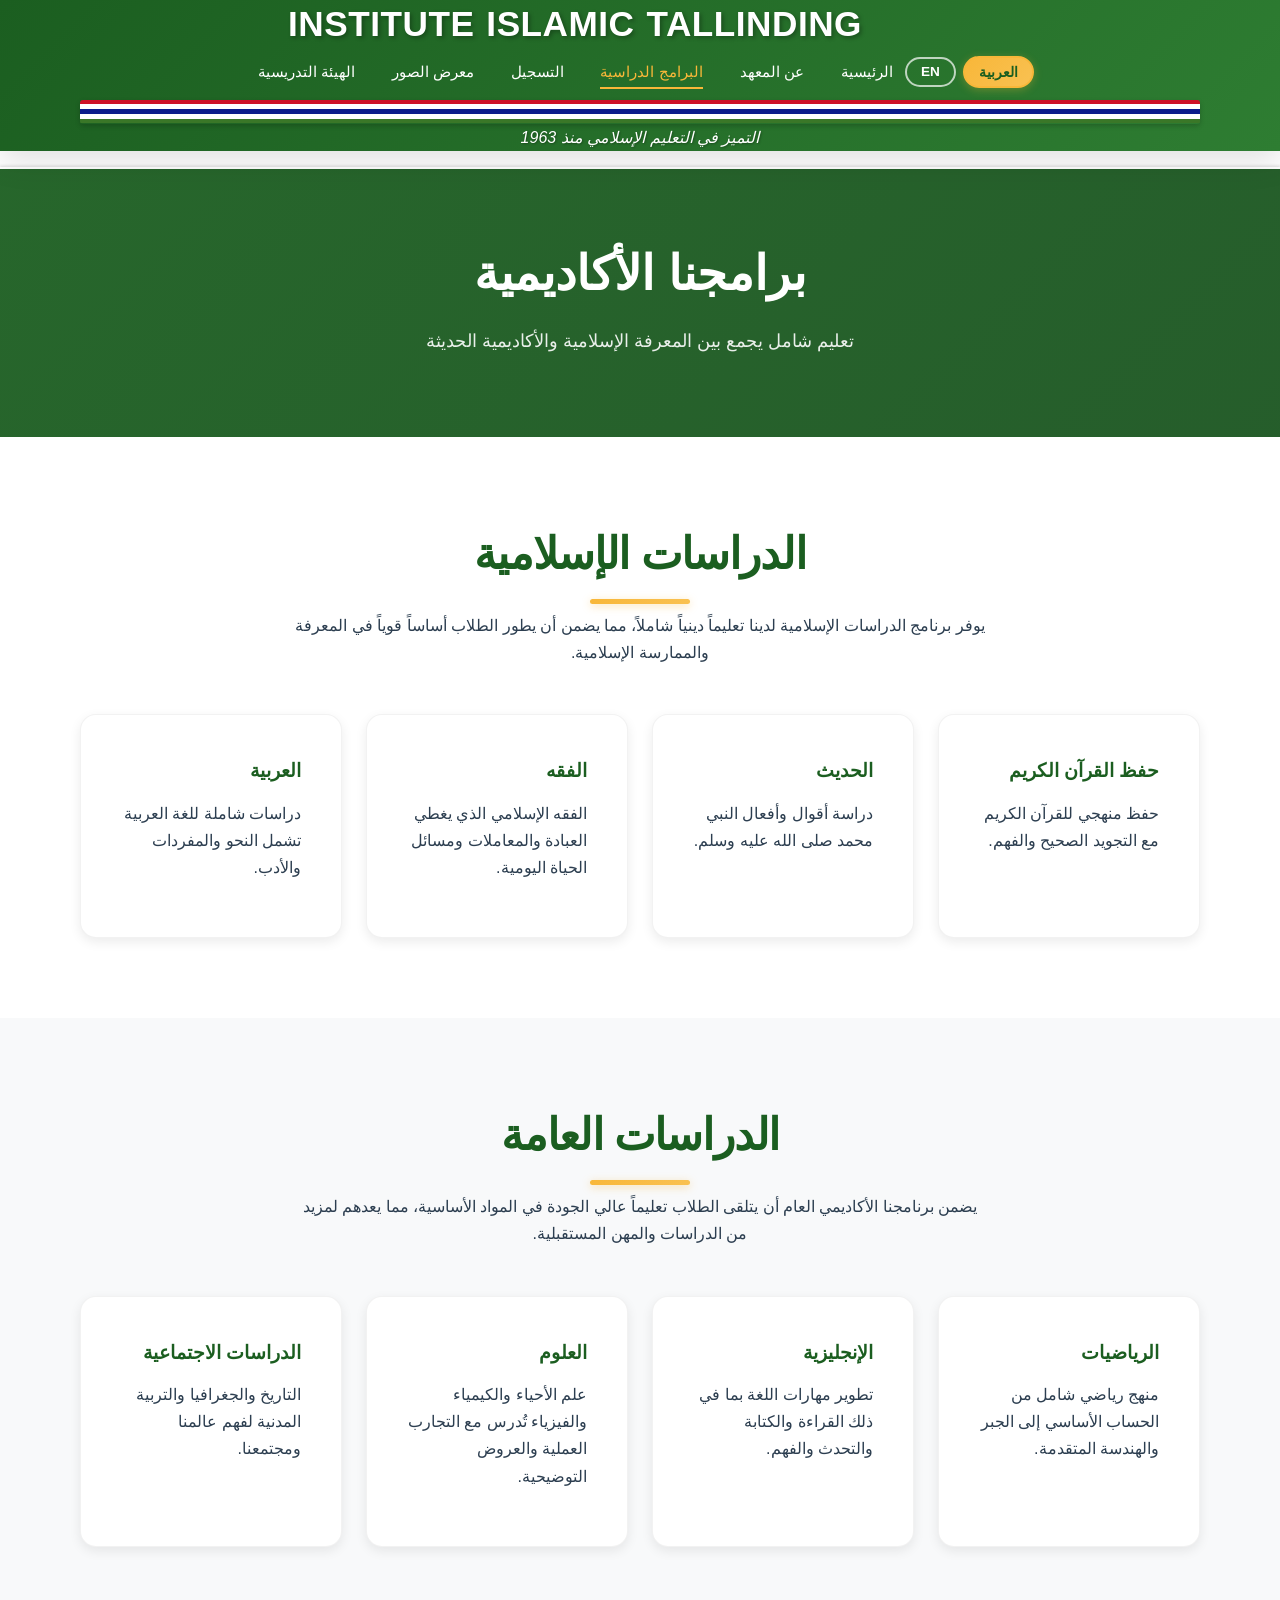
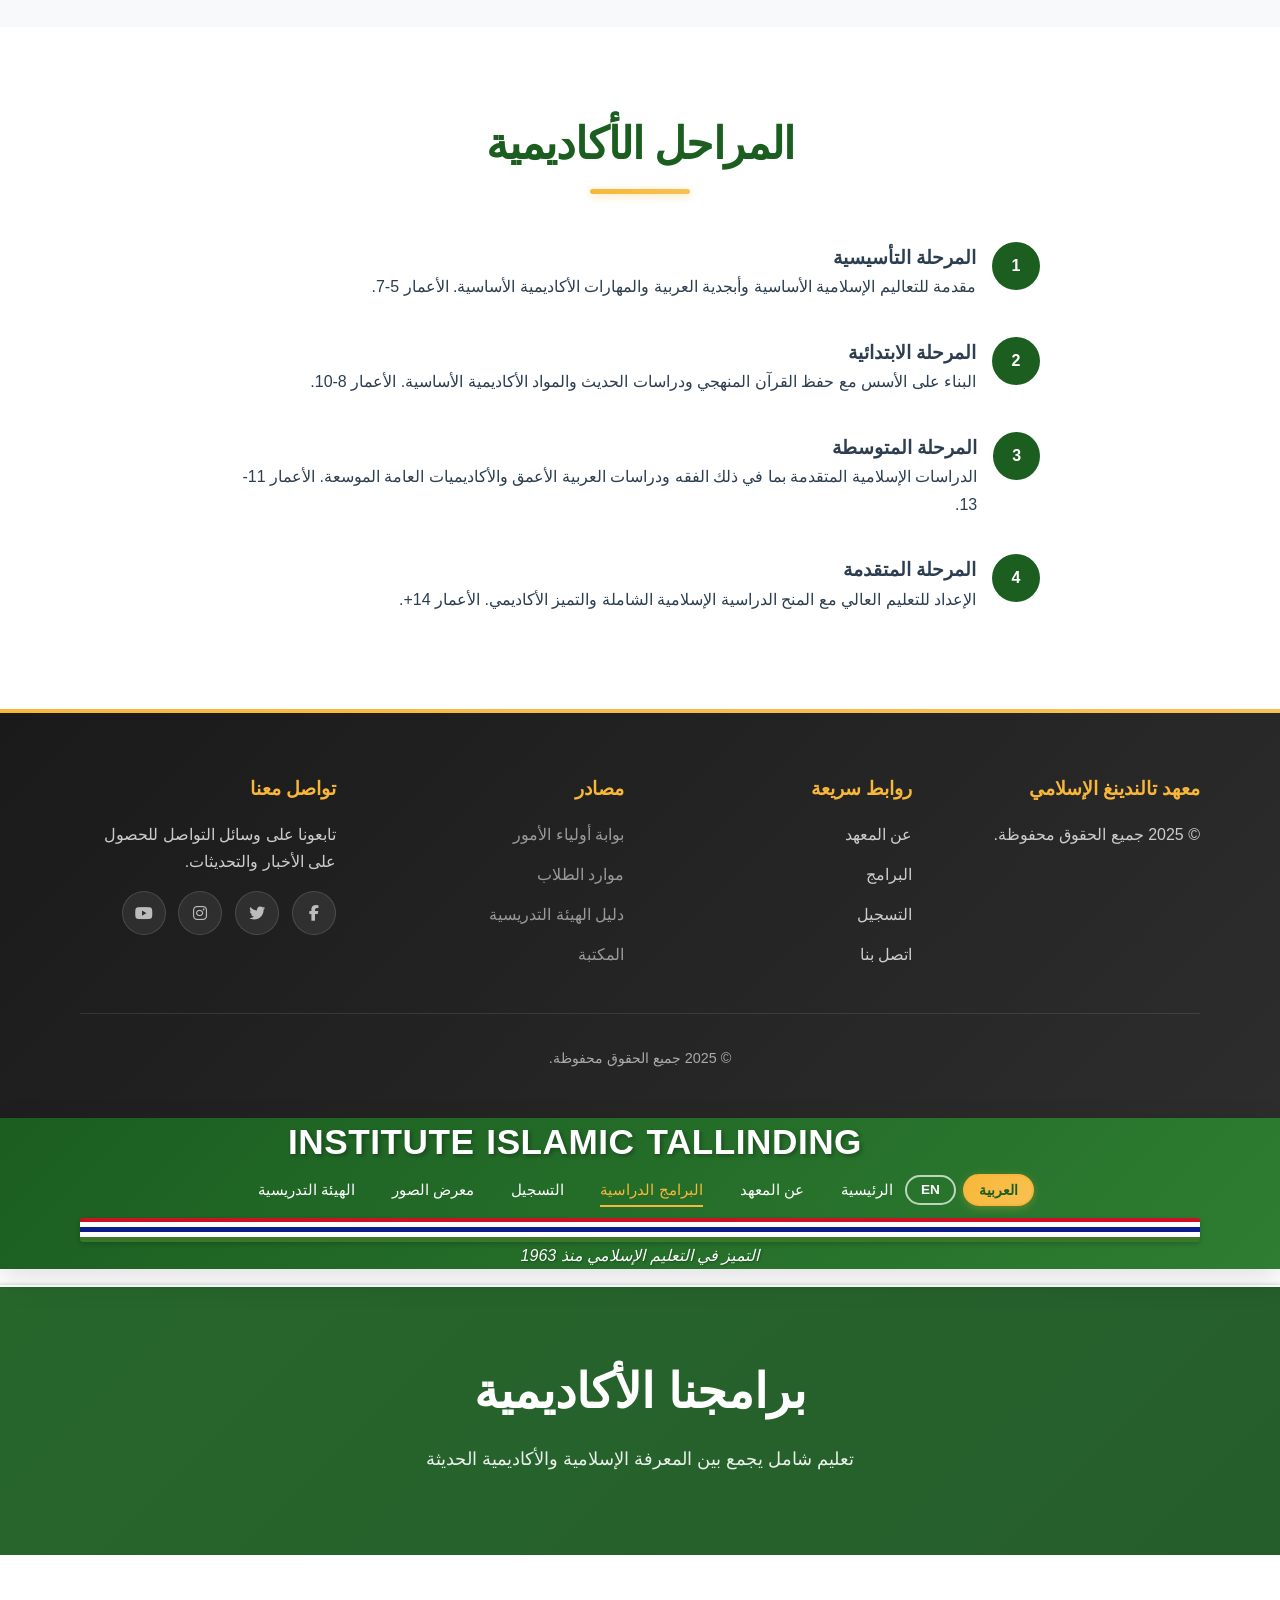
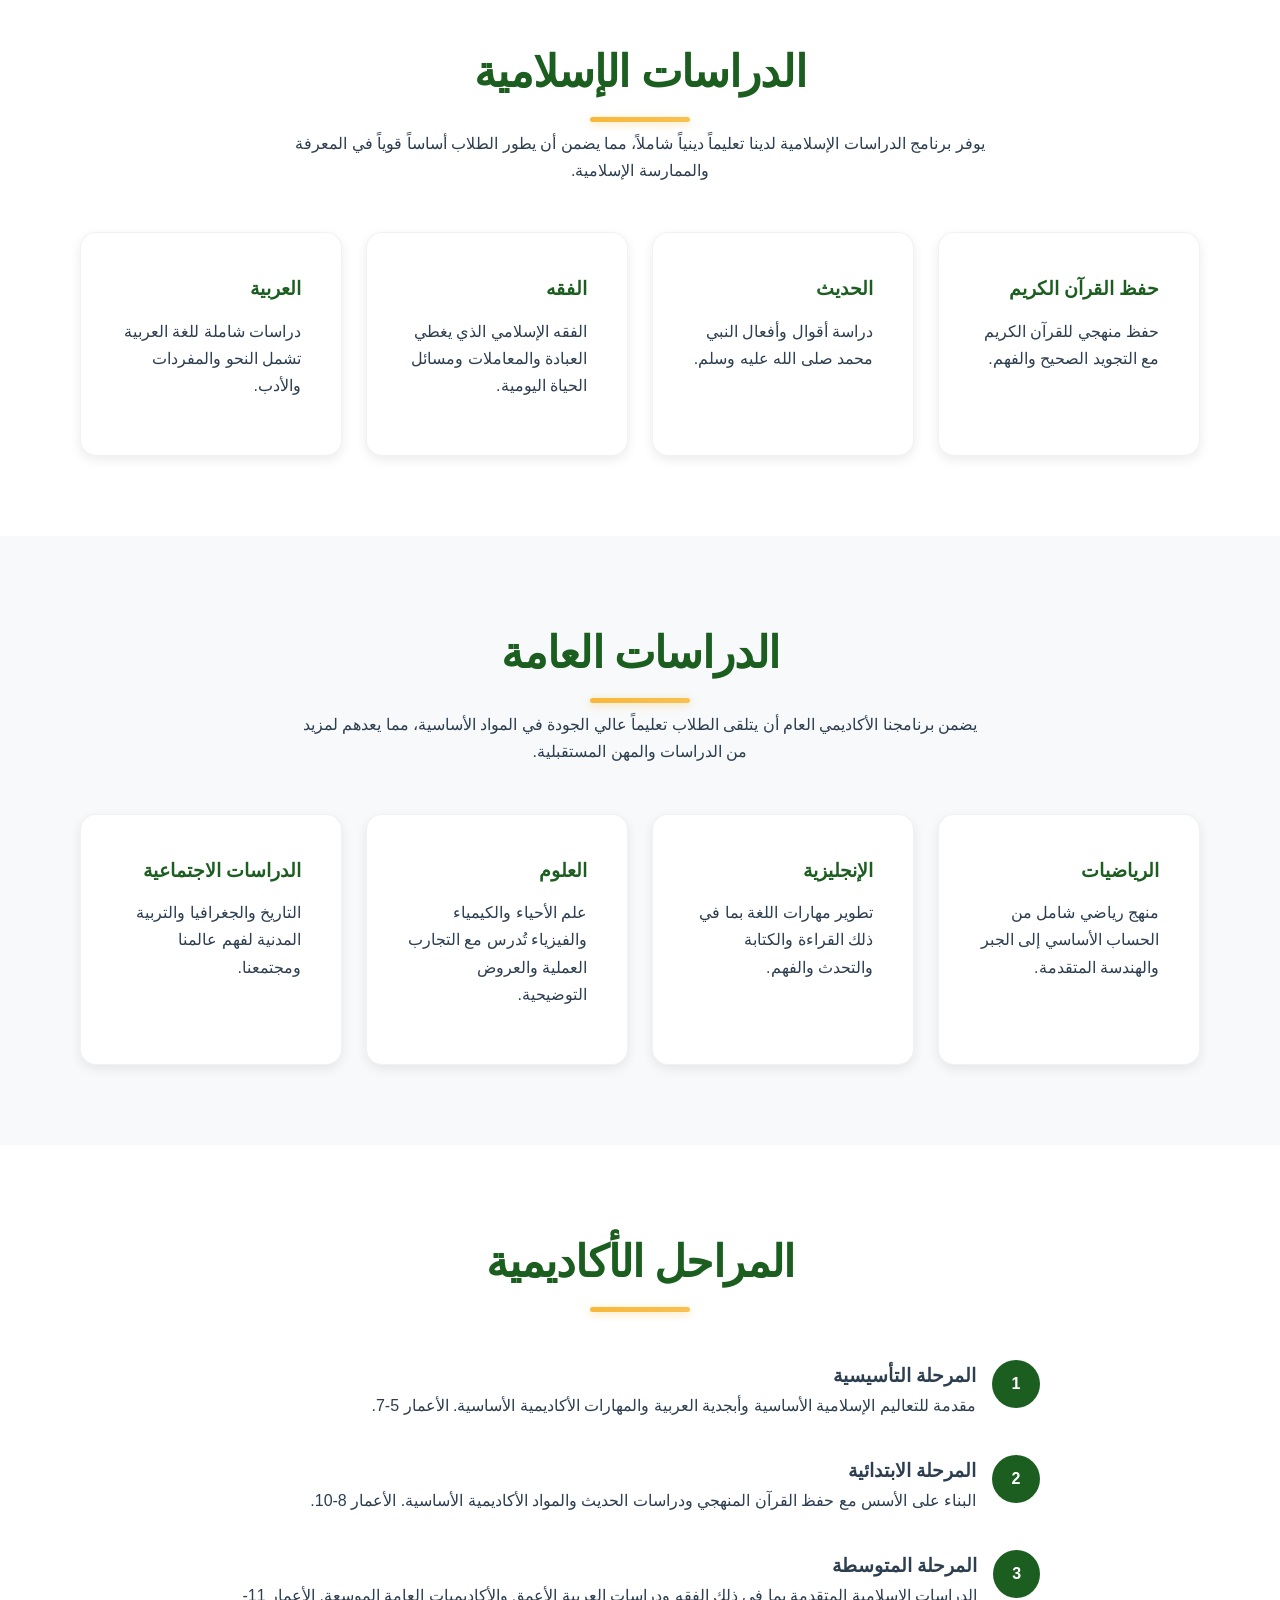
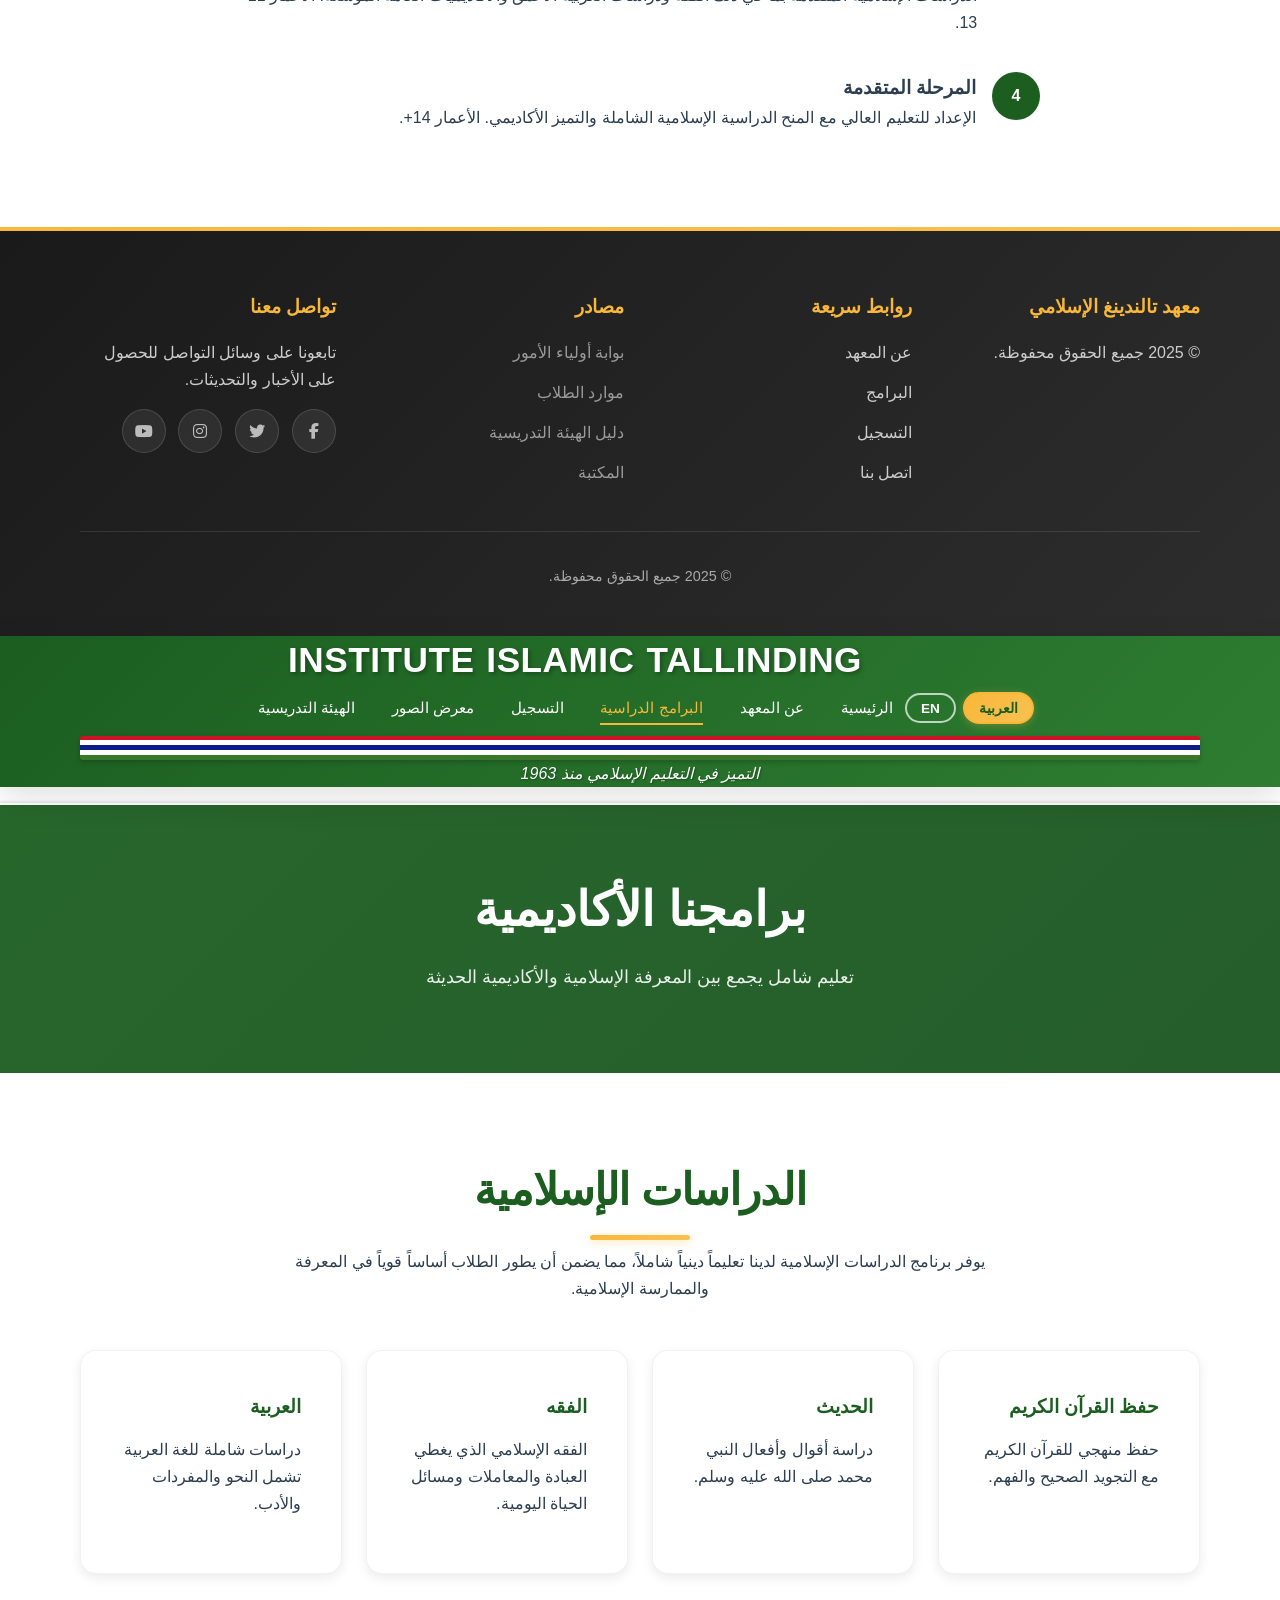
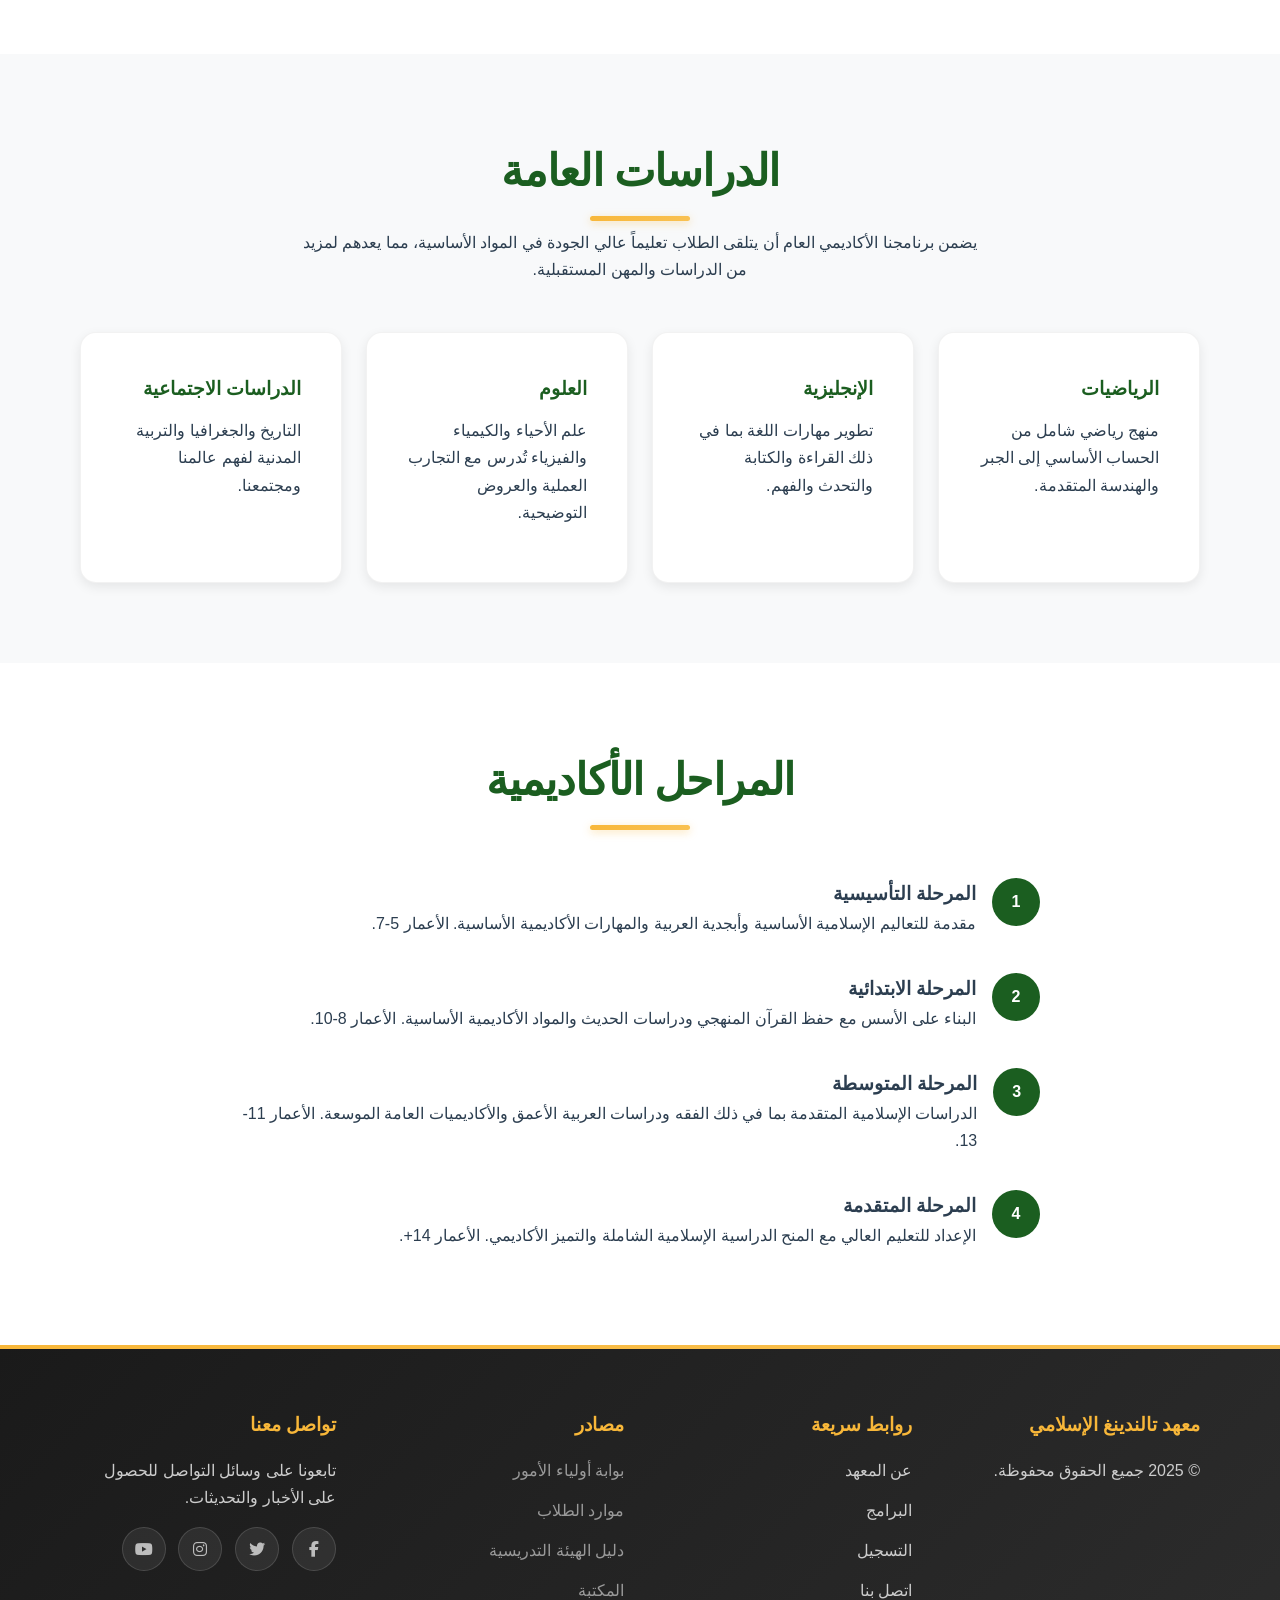
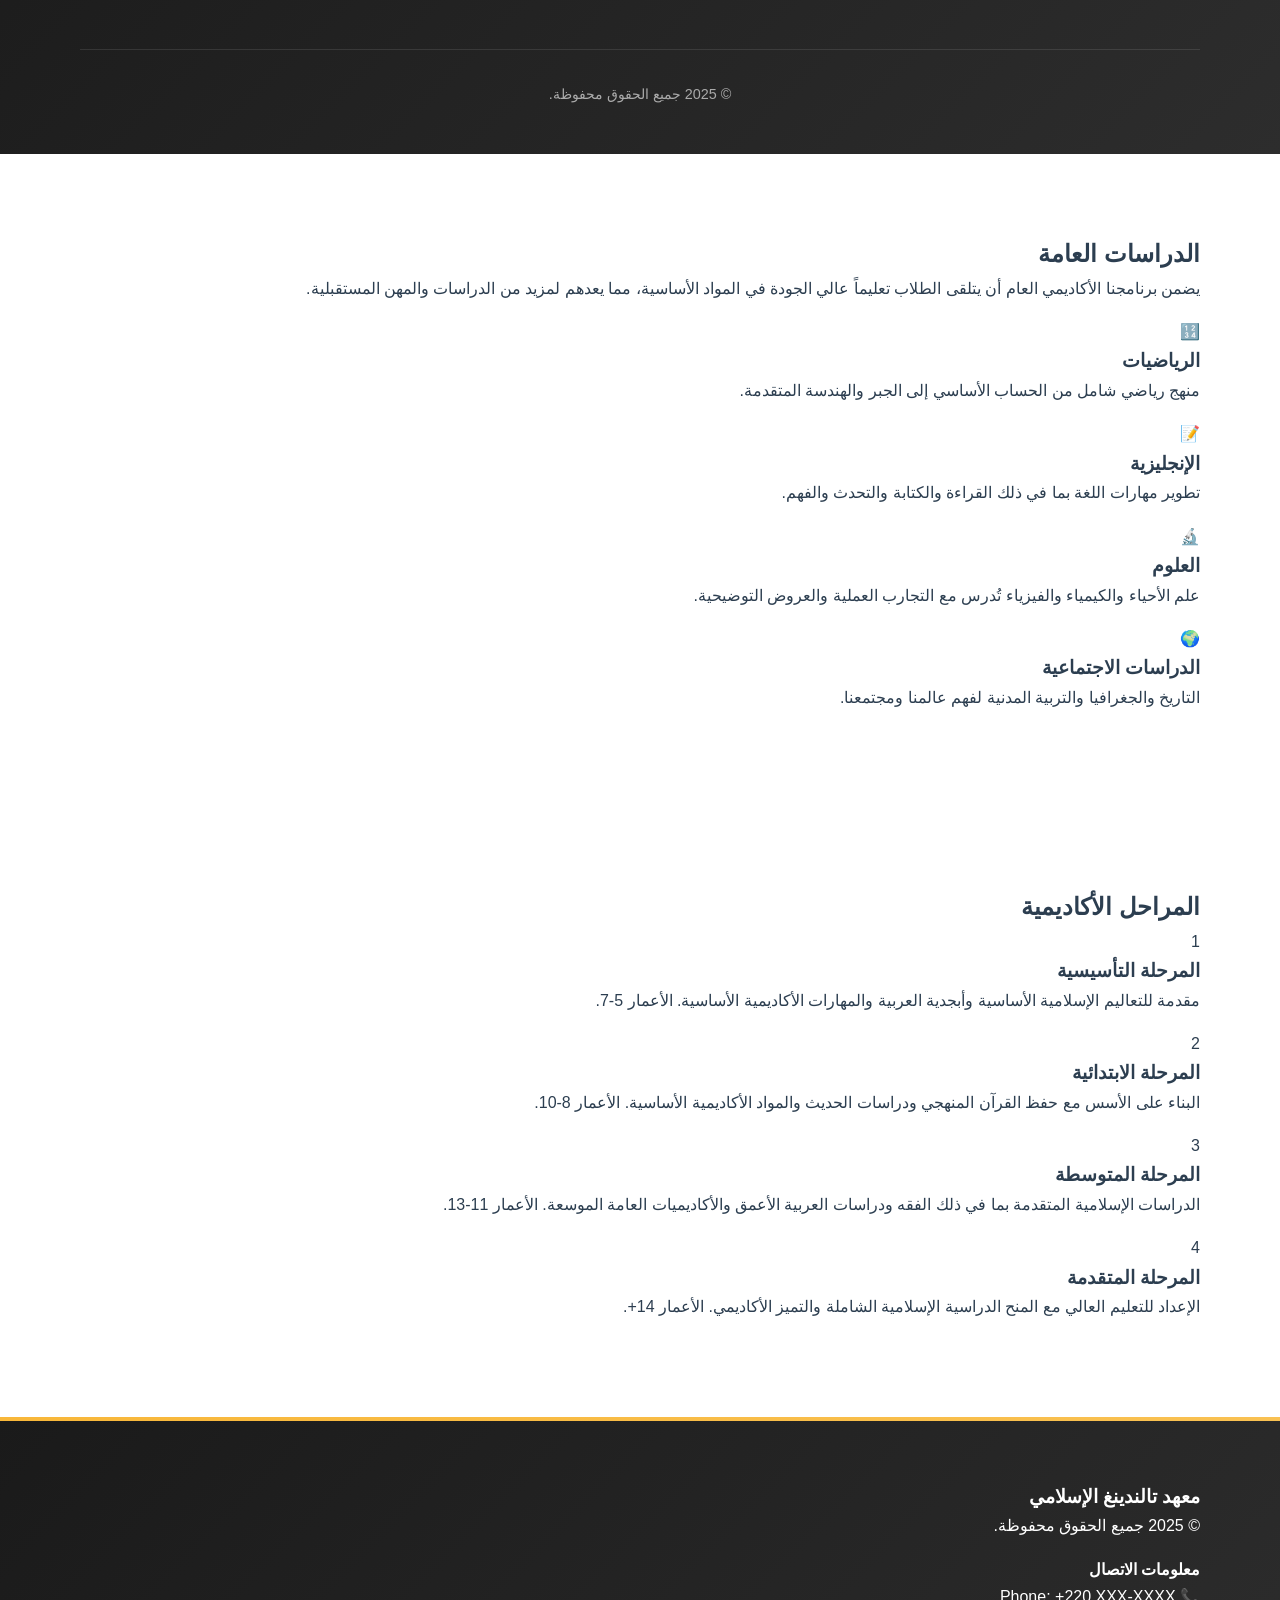
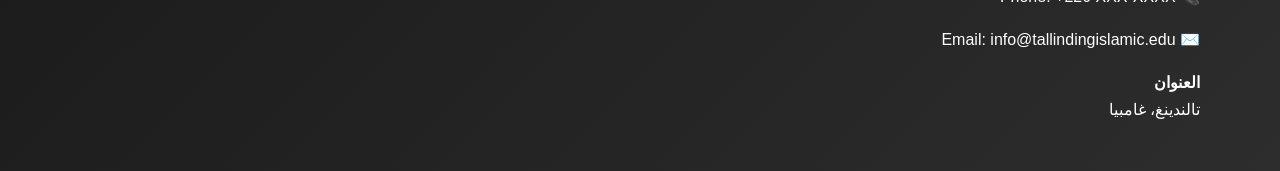
<file: academics.html>
<!DOCTYPE html>
<html lang="ar" dir="rtl">
<head>
    <meta charset="UTF-8">
    <meta name="viewport" content="width=device-width, initial-scale=1.0">
    <title>Academics - Tallinding Islamic Institute</title>
    <meta name="description" content="Explore our academic programs including Islamic Studies, General Academics, and Arabic Language.">
    <link rel="stylesheet" href="https://cdnjs.cloudflare.com/ajax/libs/font-awesome/6.4.0/css/all.min.css">
    <link rel="stylesheet" href="assets/css/styles.css">
    <script src="assets/js/translations.js"></script>
</head>
<body data-page="academics">
    <header class="site-header">
        <div class="container">
            <div class="header-container">
                <div class="logo">
                    <div class="logo-text">
                        <h1>
                            <span>Tallinding</span>
                            <span>Islamic</span>
                            <span>Institute</span>
                        </h1>
                    </div>
                </div>
                <nav class="desktop-nav">
                    <ul>
                        <li><a href="index.html" data-nav-item="home" data-translate="navHome">Home</a></li>
                        <li><a href="about.html" data-nav-item="about" data-translate="navAbout">About</a></li>
                        <li><a href="academics.html" data-nav-item="academics" data-translate="navAcademics">Academics</a></li>
                        <li><a href="admissions.html" data-nav-item="admissions" data-translate="navAdmissions">Admissions</a></li>
                        <li><a href="gallery.html" data-nav-item="gallery" data-translate="navGallery">Gallery</a></li>
                        <li><a href="staff.html" data-nav-item="staff" data-translate="navStaff">Staff</a></li>
                    </ul>
                    <div class="language-switcher">
                        <button id="lang-ar" class="lang-btn active">العربية</button>
                        <button id="lang-en" class="lang-btn">EN</button>
                    </div>
                </nav>
                <div class="mobile-menu-toggle" id="mobile-menu-toggle">
                    <i class="fas fa-bars"></i>
                </div>
            </div>
            <div class="gambian-flag">
                <div class="flag-stripe flag-red"></div>
                <div class="flag-stripe flag-white"></div>
                <div class="flag-stripe flag-blue"></div>
                <div class="flag-stripe flag-white"></div>
                <div class="flag-stripe flag-green"></div>
            </div>
            <div class="institute-tagline">
                <p data-translate="headerTagline">Excellence in Islamic Education Since 1963</p>
            </div>
        </div>
    </header>
    <div class="white-line-separator"></div>

    <div class="mobile-drawer" id="mobile-drawer">
        <button class="mobile-close" id="mobile-menu-close" aria-label="Close menu">&times;</button>
        <ul>
            <li><a href="index.html" data-nav-item="home" data-translate="navHome">Home</a></li>
            <li><a href="about.html" data-nav-item="about" data-translate="navAbout">About</a></li>
            <li><a href="academics.html" data-nav-item="academics" data-translate="navAcademics">Academics</a></li>
            <li><a href="admissions.html" data-nav-item="admissions" data-translate="navAdmissions">Admissions</a></li>
            <li><a href="gallery.html" data-nav-item="gallery" data-translate="navGallery">Gallery</a></li>
            <li><a href="staff.html" data-nav-item="staff" data-translate="navStaff">Staff</a></li>
        </ul>
        <div class="language-switcher">
            <button id="lang-ar-mobile" class="lang-btn active">العربية</button>
            <button id="lang-en-mobile" class="lang-btn">EN</button>
        </div>
    </div>

    <section class="page-hero">
        <div class="container">
            <h1 data-translate="academicsTitle">Our Academic Programs</h1>
            <p data-translate="academicsSubtitle">Comprehensive education combining Islamic knowledge with modern academics</p>
        </div>
    </section>

    <section class="content-section">
        <div class="container">
            <div class="section-title">
                <h2 data-translate="islamicStudiesTitle">Islamic Studies</h2>
                <p class="section-description" data-translate="islamicStudiesDesc">
                    Our Islamic Studies program provides comprehensive religious education, ensuring students develop a strong foundation in Islamic knowledge and practice.
                </p>
            </div>
            <div class="info-grid">
                <div class="info-card">
                    <h3 data-translate="quranTitle">Qur'an Memorization</h3>
                    <p data-translate="quranDesc">Systematic memorization of the Holy Qur'an with proper Tajweed and understanding.</p>
                </div>
                <div class="info-card">
                    <h3 data-translate="hadithTitle">Hadith</h3>
                    <p data-translate="hadithDesc">Study of the sayings and actions of Prophet Muhammad (peace be upon him).</p>
                </div>
                <div class="info-card">
                    <h3 data-translate="fiqhTitle">Fiqh</h3>
                    <p data-translate="fiqhDesc">Islamic jurisprudence covering worship, transactions, and daily life matters.</p>
                </div>
                <div class="info-card">
                    <h3 data-translate="arabicTitle">Arabic</h3>
                    <p data-translate="arabicDesc">Comprehensive Arabic language studies including grammar, vocabulary, and literature.</p>
                </div>
            </div>
        </div>
    </section>

    <section class="content-section alt">
        <div class="container">
            <div class="section-title">
                <h2 data-translate="generalStudiesTitle">General Studies</h2>
                <p class="section-description" data-translate="generalStudiesDesc">
                    Our general academic program ensures students receive quality education in core subjects, preparing them for further studies and future careers.
                </p>
            </div>
            <div class="info-grid">
                <div class="info-card">
                    <h3 data-translate="mathTitle">Mathematics</h3>
                    <p data-translate="mathDesc">Comprehensive math curriculum from basic arithmetic to advanced algebra and geometry.</p>
                </div>
                <div class="info-card">
                    <h3 data-translate="englishTitle">English</h3>
                    <p data-translate="englishDesc">Language skills development including reading, writing, speaking, and comprehension.</p>
                </div>
                <div class="info-card">
                    <h3 data-translate="scienceTitle">Science</h3>
                    <p data-translate="scienceDesc">Biology, Chemistry, and Physics taught with practical experiments and demonstrations.</p>
                </div>
                <div class="info-card">
                    <h3 data-translate="socialTitle">Social Studies</h3>
                    <p data-translate="socialDesc">History, Geography, and Civics to understand our world and society.</p>
                </div>
            </div>
        </div>
    </section>

    <section class="content-section">
        <div class="container">
            <div class="section-title">
                <h2 data-translate="curriculumTitle">Academic Stages</h2>
            </div>
            <div class="step-list">
                <div class="step-item">
                    <div class="step-number">1</div>
                    <div>
                        <h3 data-translate="stage1Title">Foundation Stage</h3>
                        <p data-translate="stage1Desc">Introduction to basic Islamic teachings, Arabic alphabet, and fundamental academic skills. Ages 5-7.</p>
                    </div>
                </div>
                <div class="step-item">
                    <div class="step-number">2</div>
                    <div>
                        <h3 data-translate="stage2Title">Elementary Stage</h3>
                        <p data-translate="stage2Desc">Building on foundations with structured Qur'an memorization, Hadith studies, and core academic subjects. Ages 8-10.</p>
                    </div>
                </div>
                <div class="step-item">
                    <div class="step-number">3</div>
                    <div>
                        <h3 data-translate="stage3Title">Intermediate Stage</h3>
                        <p data-translate="stage3Desc">Advanced Islamic studies including Fiqh, deeper Arabic studies, and expanded general academics. Ages 11-13.</p>
                    </div>
                </div>
                <div class="step-item">
                    <div class="step-number">4</div>
                    <div>
                        <h3 data-translate="stage4Title">Advanced Stage</h3>
                        <p data-translate="stage4Desc">Preparation for higher education with comprehensive Islamic scholarship and academic excellence. Ages 14+.</p>
                    </div>
                </div>
            </div>
        </div>
    </section>

    <footer>
        <div class="container">
            <div class="footer-content">
                <div class="footer-column">
                    <h3 data-translate="schoolName">Tallinding Islamic Institute</h3>
                    <p data-translate="footerRights">© 2025 All rights reserved.</p>
                </div>
                <div class="footer-column">
                    <h3 data-translate="quickLinksTitle">Quick Links</h3>
                    <a href="about.html" data-translate="navAbout">About</a>
                    <a href="#academics" data-translate="programsLink">Programs</a>
                    <a href="admissions.html" data-translate="navAdmissions">Admissions</a>
                    <a href="index.html#contact" data-translate="navContact">Contact</a>
                </div>
                <div class="footer-column">
                    <h3 data-translate="resourcesTitle">Resources</h3>
                    <a href="#" data-translate="parentPortal">Parent Portal</a>
                    <a href="#" data-translate="studentResources">Student Resources</a>
                    <a href="#" data-translate="facultyDirectory">Faculty Directory</a>
                    <a href="#" data-translate="library">Library</a>
                </div>
                <div class="footer-column">
                    <h3 data-translate="connectTitle">Connect With Us</h3>
                    <p data-translate="connectText">Follow us on social media for updates and news.</p>
                    <div class="social-links">
                        <a href="#"><i class="fab fa-facebook-f"></i></a>
                        <a href="#"><i class="fab fa-twitter"></i></a>
                        <a href="#"><i class="fab fa-instagram"></i></a>
                        <a href="#"><i class="fab fa-youtube"></i></a>
                    </div>
                </div>
            </div>
            <div class="copyright">
                <p data-translate="footerRights">© 2025 All rights reserved.</p>
            </div>
        </div>
    </footer>

    <script src="assets/js/main.js"></script>
</body>
</html>
<!DOCTYPE html>
<html lang="ar" dir="rtl">
<head>
    <meta charset="UTF-8">
    <meta name="viewport" content="width=device-width, initial-scale=1.0">
    <title>Academics - Tallinding Islamic Institute</title>
    <meta name="description" content="Explore our academic programs including Islamic Studies, General Academics, and Arabic Language.">
    <link rel="stylesheet" href="https://cdnjs.cloudflare.com/ajax/libs/font-awesome/6.4.0/css/all.min.css">
    <link rel="stylesheet" href="assets/css/styles.css">
    <script src="assets/js/translations.js"></script>
</head>
<body data-page="academics">
    <header class="site-header">
        <div class="container">
            <div class="header-container">
                <div class="logo">
                    <div class="logo-text">
                        <h1>
                            <span>Tallinding</span>
                            <span>Islamic</span>
                            <span>Institute</span>
                        </h1>
                    </div>
                </div>
                <nav class="desktop-nav">
                    <ul>
                        <li><a href="index.html" data-nav-item="home" data-translate="navHome">Home</a></li>
                        <li><a href="about.html" data-nav-item="about" data-translate="navAbout">About</a></li>
                        <li><a href="academics.html" data-nav-item="academics" data-translate="navAcademics">Academics</a></li>
                        <li><a href="admissions.html" data-nav-item="admissions" data-translate="navAdmissions">Admissions</a></li>
                        <li><a href="gallery.html" data-nav-item="gallery" data-translate="navGallery">Gallery</a></li>
                        <li><a href="staff.html" data-nav-item="staff" data-translate="navStaff">Staff</a></li>
                    </ul>
                    <div class="language-switcher">
                        <button id="lang-ar" class="lang-btn active">العربية</button>
                        <button id="lang-en" class="lang-btn">EN</button>
                    </div>
                </nav>
                <div class="mobile-menu-toggle" id="mobile-menu-toggle">
                    <i class="fas fa-bars"></i>
                </div>
            </div>
            <div class="gambian-flag">
                <div class="flag-stripe flag-red"></div>
                <div class="flag-stripe flag-white"></div>
                <div class="flag-stripe flag-blue"></div>
                <div class="flag-stripe flag-white"></div>
                <div class="flag-stripe flag-green"></div>
            </div>
            <div class="institute-tagline">
                <p data-translate="headerTagline">Excellence in Islamic Education Since 1963</p>
            </div>
        </div>
    </header>
    <div class="white-line-separator"></div>

    <div class="mobile-drawer" id="mobile-drawer">
        <button class="mobile-close" id="mobile-menu-close" aria-label="Close menu">&times;</button>
        <ul>
            <li><a href="index.html" data-nav-item="home" data-translate="navHome">Home</a></li>
            <li><a href="about.html" data-nav-item="about" data-translate="navAbout">About</a></li>
            <li><a href="academics.html" data-nav-item="academics" data-translate="navAcademics">Academics</a></li>
            <li><a href="admissions.html" data-nav-item="admissions" data-translate="navAdmissions">Admissions</a></li>
            <li><a href="gallery.html" data-nav-item="gallery" data-translate="navGallery">Gallery</a></li>
            <li><a href="staff.html" data-nav-item="staff" data-translate="navStaff">Staff</a></li>
        </ul>
        <div class="language-switcher">
            <button id="lang-ar-mobile" class="lang-btn active">العربية</button>
            <button id="lang-en-mobile" class="lang-btn">EN</button>
        </div>
    </div>

    <section class="page-hero">
        <div class="container">
            <h1 data-translate="academicsTitle">Our Academic Programs</h1>
            <p data-translate="academicsSubtitle">Comprehensive education combining Islamic knowledge with modern academics</p>
        </div>
    </section>

    <section class="content-section">
        <div class="container">
            <div class="section-title">
                <h2 data-translate="islamicStudiesTitle">Islamic Studies</h2>
                <p class="section-description" data-translate="islamicStudiesDesc">
                    Our Islamic Studies program provides comprehensive religious education, ensuring students develop a strong foundation in Islamic knowledge and practice.
                </p>
            </div>
            <div class="info-grid">
                <div class="info-card">
                    <h3 data-translate="quranTitle">Qur'an Memorization</h3>
                    <p data-translate="quranDesc">Systematic memorization of the Holy Qur'an with proper Tajweed and understanding.</p>
                </div>
                <div class="info-card">
                    <h3 data-translate="hadithTitle">Hadith</h3>
                    <p data-translate="hadithDesc">Study of the sayings and actions of Prophet Muhammad (peace be upon him).</p>
                </div>
                <div class="info-card">
                    <h3 data-translate="fiqhTitle">Fiqh</h3>
                    <p data-translate="fiqhDesc">Islamic jurisprudence covering worship, transactions, and daily life matters.</p>
                </div>
                <div class="info-card">
                    <h3 data-translate="arabicTitle">Arabic</h3>
                    <p data-translate="arabicDesc">Comprehensive Arabic language studies including grammar, vocabulary, and literature.</p>
                </div>
            </div>
        </div>
    </section>

    <section class="content-section alt">
        <div class="container">
            <div class="section-title">
                <h2 data-translate="generalStudiesTitle">General Studies</h2>
                <p class="section-description" data-translate="generalStudiesDesc">
                    Our general academic program ensures students receive quality education in core subjects, preparing them for further studies and future careers.
                </p>
            </div>
            <div class="info-grid">
                <div class="info-card">
                    <h3 data-translate="mathTitle">Mathematics</h3>
                    <p data-translate="mathDesc">Comprehensive math curriculum from basic arithmetic to advanced algebra and geometry.</p>
                </div>
                <div class="info-card">
                    <h3 data-translate="englishTitle">English</h3>
                    <p data-translate="englishDesc">Language skills development including reading, writing, speaking, and comprehension.</p>
                </div>
                <div class="info-card">
                    <h3 data-translate="scienceTitle">Science</h3>
                    <p data-translate="scienceDesc">Biology, Chemistry, and Physics taught with practical experiments and demonstrations.</p>
                </div>
                <div class="info-card">
                    <h3 data-translate="socialTitle">Social Studies</h3>
                    <p data-translate="socialDesc">History, Geography, and Civics to understand our world and society.</p>
                </div>
            </div>
        </div>
    </section>

    <section class="content-section">
        <div class="container">
            <div class="section-title">
                <h2 data-translate="curriculumTitle">Academic Stages</h2>
            </div>
            <div class="step-list">
                <div class="step-item">
                    <div class="step-number">1</div>
                    <div>
                        <h3 data-translate="stage1Title">Foundation Stage</h3>
                        <p data-translate="stage1Desc">Introduction to basic Islamic teachings, Arabic alphabet, and fundamental academic skills. Ages 5-7.</p>
                    </div>
                </div>
                <div class="step-item">
                    <div class="step-number">2</div>
                    <div>
                        <h3 data-translate="stage2Title">Elementary Stage</h3>
                        <p data-translate="stage2Desc">Building on foundations with structured Qur'an memorization, Hadith studies, and core academic subjects. Ages 8-10.</p>
                    </div>
                </div>
                <div class="step-item">
                    <div class="step-number">3</div>
                    <div>
                        <h3 data-translate="stage3Title">Intermediate Stage</h3>
                        <p data-translate="stage3Desc">Advanced Islamic studies including Fiqh, deeper Arabic studies, and expanded general academics. Ages 11-13.</p>
                    </div>
                </div>
                <div class="step-item">
                    <div class="step-number">4</div>
                    <div>
                        <h3 data-translate="stage4Title">Advanced Stage</h3>
                        <p data-translate="stage4Desc">Preparation for higher education with comprehensive Islamic scholarship and academic excellence. Ages 14+.</p>
                    </div>
                </div>
            </div>
        </div>
    </section>

    <footer>
        <div class="container">
            <div class="footer-content">
                <div class="footer-column">
                    <h3 data-translate="schoolName">Tallinding Islamic Institute</h3>
                    <p data-translate="footerRights">© 2025 All rights reserved.</p>
                </div>
                <div class="footer-column">
                    <h3 data-translate="quickLinksTitle">Quick Links</h3>
                    <a href="about.html" data-translate="navAbout">About</a>
                    <a href="#academics" data-translate="programsLink">Programs</a>
                    <a href="admissions.html" data-translate="navAdmissions">Admissions</a>
                    <a href="index.html#contact" data-translate="navContact">Contact</a>
                </div>
                <div class="footer-column">
                    <h3 data-translate="resourcesTitle">Resources</h3>
                    <a href="#" data-translate="parentPortal">Parent Portal</a>
                    <a href="#" data-translate="studentResources">Student Resources</a>
                    <a href="#" data-translate="facultyDirectory">Faculty Directory</a>
                    <a href="#" data-translate="library">Library</a>
                </div>
                <div class="footer-column">
                    <h3 data-translate="connectTitle">Connect With Us</h3>
                    <p data-translate="connectText">Follow us on social media for updates and news.</p>
                    <div class="social-links">
                        <a href="#"><i class="fab fa-facebook-f"></i></a>
                        <a href="#"><i class="fab fa-twitter"></i></a>
                        <a href="#"><i class="fab fa-instagram"></i></a>
                        <a href="#"><i class="fab fa-youtube"></i></a>
                    </div>
                </div>
            </div>
            <div class="copyright">
                <p data-translate="footerRights">© 2025 All rights reserved.</p>
            </div>
        </div>
    </footer>

    <script src="assets/js/main.js"></script>
</body>
</html>
<!DOCTYPE html>
<html lang="ar" dir="rtl">
<head>
    <meta charset="UTF-8">
    <meta name="viewport" content="width=device-width, initial-scale=1.0">
    <title>Academics - Tallinding Islamic Institute</title>
    <meta name="description" content="Explore our academic programs including Islamic Studies, General Academics, and Arabic Language.">
    <link rel="stylesheet" href="https://cdnjs.cloudflare.com/ajax/libs/font-awesome/6.4.0/css/all.min.css">
    <link rel="stylesheet" href="assets/css/styles.css">
    <script src="assets/js/translations.js"></script>
</head>
<body data-page="academics">
    <header class="site-header">
        <div class="container">
            <div class="header-container">
                <div class="logo">
                    <div class="logo-text">
                        <h1>
                            <span>Tallinding</span>
                            <span>Islamic</span>
                            <span>Institute</span>
                        </h1>
                    </div>
                </div>
                <nav class="desktop-nav">
                    <ul>
                        <li><a href="index.html" data-nav-item="home" data-translate="navHome">Home</a></li>
                        <li><a href="about.html" data-nav-item="about" data-translate="navAbout">About</a></li>
                        <li><a href="academics.html" data-nav-item="academics" data-translate="navAcademics">Academics</a></li>
                        <li><a href="admissions.html" data-nav-item="admissions" data-translate="navAdmissions">Admissions</a></li>
                        <li><a href="gallery.html" data-nav-item="gallery" data-translate="navGallery">Gallery</a></li>
                        <li><a href="staff.html" data-nav-item="staff" data-translate="navStaff">Staff</a></li>
                    </ul>
                    <div class="language-switcher">
                        <button id="lang-ar" class="lang-btn active">العربية</button>
                        <button id="lang-en" class="lang-btn">EN</button>
                    </div>
                </nav>
                <div class="mobile-menu-toggle" id="mobile-menu-toggle">
                    <i class="fas fa-bars"></i>
                </div>
            </div>
            <div class="gambian-flag">
                <div class="flag-stripe flag-red"></div>
                <div class="flag-stripe flag-white"></div>
                <div class="flag-stripe flag-blue"></div>
                <div class="flag-stripe flag-white"></div>
                <div class="flag-stripe flag-green"></div>
            </div>
            <div class="institute-tagline">
                <p data-translate="headerTagline">Excellence in Islamic Education Since 1963</p>
            </div>
        </div>
    </header>
    <div class="white-line-separator"></div>

    <div class="mobile-drawer" id="mobile-drawer">
        <button class="mobile-close" id="mobile-menu-close" aria-label="Close menu">&times;</button>
        <ul>
            <li><a href="index.html" data-nav-item="home" data-translate="navHome">Home</a></li>
            <li><a href="about.html" data-nav-item="about" data-translate="navAbout">About</a></li>
            <li><a href="academics.html" data-nav-item="academics" data-translate="navAcademics">Academics</a></li>
            <li><a href="admissions.html" data-nav-item="admissions" data-translate="navAdmissions">Admissions</a></li>
            <li><a href="gallery.html" data-nav-item="gallery" data-translate="navGallery">Gallery</a></li>
            <li><a href="staff.html" data-nav-item="staff" data-translate="navStaff">Staff</a></li>
        </ul>
        <div class="language-switcher">
            <button id="lang-ar-mobile" class="lang-btn active">العربية</button>
            <button id="lang-en-mobile" class="lang-btn">EN</button>
        </div>
    </div>

    <section class="page-hero">
        <div class="container">
            <h1 data-translate="academicsTitle">Our Academic Programs</h1>
            <p data-translate="academicsSubtitle">Comprehensive education combining Islamic knowledge with modern academics</p>
        </div>
    </section>

    <section class="content-section">
        <div class="container">
            <div class="section-title">
                <h2 data-translate="islamicStudiesTitle">Islamic Studies</h2>
                <p class="section-description" data-translate="islamicStudiesDesc">
                    Our Islamic Studies program provides comprehensive religious education, ensuring students develop a strong foundation in Islamic knowledge and practice.
                </p>
            </div>
            <div class="info-grid">
                <div class="info-card">
                    <h3 data-translate="quranTitle">Qur'an Memorization</h3>
                    <p data-translate="quranDesc">Systematic memorization of the Holy Qur'an with proper Tajweed and understanding.</p>
                </div>
                <div class="info-card">
                    <h3 data-translate="hadithTitle">Hadith</h3>
                    <p data-translate="hadithDesc">Study of the sayings and actions of Prophet Muhammad (peace be upon him).</p>
                </div>
                <div class="info-card">
                    <h3 data-translate="fiqhTitle">Fiqh</h3>
                    <p data-translate="fiqhDesc">Islamic jurisprudence covering worship, transactions, and daily life matters.</p>
                </div>
                <div class="info-card">
                    <h3 data-translate="arabicTitle">Arabic</h3>
                    <p data-translate="arabicDesc">Comprehensive Arabic language studies including grammar, vocabulary, and literature.</p>
                </div>
            </div>
        </div>
    </section>

    <section class="content-section alt">
        <div class="container">
            <div class="section-title">
                <h2 data-translate="generalStudiesTitle">General Studies</h2>
                <p class="section-description" data-translate="generalStudiesDesc">
                    Our general academic program ensures students receive quality education in core subjects, preparing them for further studies and future careers.
                </p>
            </div>
            <div class="info-grid">
                <div class="info-card">
                    <h3 data-translate="mathTitle">Mathematics</h3>
                    <p data-translate="mathDesc">Comprehensive math curriculum from basic arithmetic to advanced algebra and geometry.</p>
                </div>
                <div class="info-card">
                    <h3 data-translate="englishTitle">English</h3>
                    <p data-translate="englishDesc">Language skills development including reading, writing, speaking, and comprehension.</p>
                </div>
                <div class="info-card">
                    <h3 data-translate="scienceTitle">Science</h3>
                    <p data-translate="scienceDesc">Biology, Chemistry, and Physics taught with practical experiments and demonstrations.</p>
                </div>
                <div class="info-card">
                    <h3 data-translate="socialTitle">Social Studies</h3>
                    <p data-translate="socialDesc">History, Geography, and Civics to understand our world and society.</p>
                </div>
            </div>
        </div>
    </section>

    <section class="content-section">
        <div class="container">
            <div class="section-title">
                <h2 data-translate="curriculumTitle">Academic Stages</h2>
            </div>
            <div class="step-list">
                <div class="step-item">
                    <div class="step-number">1</div>
                    <div>
                        <h3 data-translate="stage1Title">Foundation Stage</h3>
                        <p data-translate="stage1Desc">Introduction to basic Islamic teachings, Arabic alphabet, and fundamental academic skills. Ages 5-7.</p>
                    </div>
                </div>
                <div class="step-item">
                    <div class="step-number">2</div>
                    <div>
                        <h3 data-translate="stage2Title">Elementary Stage</h3>
                        <p data-translate="stage2Desc">Building on foundations with structured Qur'an memorization, Hadith studies, and core academic subjects. Ages 8-10.</p>
                    </div>
                </div>
                <div class="step-item">
                    <div class="step-number">3</div>
                    <div>
                        <h3 data-translate="stage3Title">Intermediate Stage</h3>
                        <p data-translate="stage3Desc">Advanced Islamic studies including Fiqh, deeper Arabic studies, and expanded general academics. Ages 11-13.</p>
                    </div>
                </div>
                <div class="step-item">
                    <div class="step-number">4</div>
                    <div>
                        <h3 data-translate="stage4Title">Advanced Stage</h3>
                        <p data-translate="stage4Desc">Preparation for higher education with comprehensive Islamic scholarship and academic excellence. Ages 14+.</p>
                    </div>
                </div>
            </div>
        </div>
    </section>

    <footer>
        <div class="container">
            <div class="footer-content">
                <div class="footer-column">
                    <h3 data-translate="schoolName">Tallinding Islamic Institute</h3>
                    <p data-translate="footerRights">© 2025 All rights reserved.</p>
                </div>
                <div class="footer-column">
                    <h3 data-translate="quickLinksTitle">Quick Links</h3>
                    <a href="about.html" data-translate="navAbout">About</a>
                    <a href="#academics" data-translate="programsLink">Programs</a>
                    <a href="admissions.html" data-translate="navAdmissions">Admissions</a>
                    <a href="index.html#contact" data-translate="navContact">Contact</a>
                </div>
                <div class="footer-column">
                    <h3 data-translate="resourcesTitle">Resources</h3>
                    <a href="#" data-translate="parentPortal">Parent Portal</a>
                    <a href="#" data-translate="studentResources">Student Resources</a>
                    <a href="#" data-translate="facultyDirectory">Faculty Directory</a>
                    <a href="#" data-translate="library">Library</a>
                </div>
                <div class="footer-column">
                    <h3 data-translate="connectTitle">Connect With Us</h3>
                    <p data-translate="connectText">Follow us on social media for updates and news.</p>
                    <div class="social-links">
                        <a href="#"><i class="fab fa-facebook-f"></i></a>
                        <a href="#"><i class="fab fa-twitter"></i></a>
                        <a href="#"><i class="fab fa-instagram"></i></a>
                        <a href="#"><i class="fab fa-youtube"></i></a>
                    </div>
                </div>
            </div>
            <div class="copyright">
                <p data-translate="footerRights">© 2025 All rights reserved.</p>
            </div>
        </div>
    </footer>

    <!-- General Studies Section -->
    <section class="py-16 md:py-24 bg-light-green bg-opacity-20">
        <div class="container mx-auto px-4">
            <div class="max-w-4xl mx-auto">
                <h2 class="font-heading text-3xl md:text-4xl text-dark-green mb-8 text-center" data-translate="generalStudiesTitle">General Studies</h2>
                <p class="text-lg text-gray-700 mb-8 text-center" data-translate="generalStudiesDesc">
                    Our general academic program ensures students receive quality education in core subjects, 
                    preparing them for further studies and future careers.
                </p>
                <div class="grid grid-cols-1 md:grid-cols-2 gap-6">
                    <div class="bg-white rounded-lg p-6 card-hover">
                        <div class="flex items-start">
                            <span class="text-3xl mr-4">🔢</span>
                            <div>
                                <h3 class="font-heading text-xl text-dark-green mb-2" data-translate="mathTitle">Mathematics</h3>
                                <p class="text-gray-700" data-translate="mathDesc">Comprehensive math curriculum from basic arithmetic to advanced algebra and geometry.</p>
                            </div>
                        </div>
                    </div>
                    
                    <div class="bg-white rounded-lg p-6 card-hover">
                        <div class="flex items-start">
                            <span class="text-3xl mr-4">📝</span>
                            <div>
                                <h3 class="font-heading text-xl text-dark-green mb-2" data-translate="englishTitle">English</h3>
                                <p class="text-gray-700" data-translate="englishDesc">Language skills development including reading, writing, speaking, and comprehension.</p>
                            </div>
                        </div>
                    </div>
                    
                    <div class="bg-white rounded-lg p-6 card-hover">
                        <div class="flex items-start">
                            <span class="text-3xl mr-4">🔬</span>
                            <div>
                                <h3 class="font-heading text-xl text-dark-green mb-2" data-translate="scienceTitle">Science</h3>
                                <p class="text-gray-700" data-translate="scienceDesc">Biology, Chemistry, and Physics taught with practical experiments and demonstrations.</p>
                            </div>
                        </div>
                    </div>
                    
                    <div class="bg-white rounded-lg p-6 card-hover">
                        <div class="flex items-start">
                            <span class="text-3xl mr-4">🌍</span>
                            <div>
                                <h3 class="font-heading text-xl text-dark-green mb-2" data-translate="socialTitle">Social Studies</h3>
                                <p class="text-gray-700" data-translate="socialDesc">History, Geography, and Civics to understand our world and society.</p>
                            </div>
                        </div>
                    </div>
                </div>
            </div>
        </div>
    </section>

    <!-- Curriculum Structure Section -->
    <section class="py-16 md:py-24 bg-white">
        <div class="container mx-auto px-4">
            <h2 class="font-heading text-3xl md:text-4xl text-dark-green text-center mb-12" data-translate="curriculumTitle">Academic Stages</h2>
            <div class="max-w-4xl mx-auto">
                <div class="space-y-8">
                    <!-- Stage 1 -->
                    <div class="flex flex-col md:flex-row items-start gap-6">
                        <div class="bg-dark-green text-white rounded-full w-16 h-16 flex items-center justify-center font-heading text-2xl font-bold flex-shrink-0">
                            1
                        </div>
                        <div class="bg-light-green bg-opacity-20 rounded-lg p-6 flex-1 card-hover">
                            <h3 class="font-heading text-2xl text-dark-green mb-3" data-translate="stage1Title">Foundation Stage</h3>
                            <p class="text-gray-700" data-translate="stage1Desc">Introduction to basic Islamic teachings, Arabic alphabet, and fundamental academic skills. Ages 5-7.</p>
                        </div>
                    </div>
                    
                    <!-- Stage 2 -->
                    <div class="flex flex-col md:flex-row items-start gap-6">
                        <div class="bg-dark-green text-white rounded-full w-16 h-16 flex items-center justify-center font-heading text-2xl font-bold flex-shrink-0">
                            2
                        </div>
                        <div class="bg-light-green bg-opacity-20 rounded-lg p-6 flex-1 card-hover">
                            <h3 class="font-heading text-2xl text-dark-green mb-3" data-translate="stage2Title">Elementary Stage</h3>
                            <p class="text-gray-700" data-translate="stage2Desc">Building on foundations with structured Qur'an memorization, Hadith studies, and core academic subjects. Ages 8-10.</p>
                        </div>
                    </div>
                    
                    <!-- Stage 3 -->
                    <div class="flex flex-col md:flex-row items-start gap-6">
                        <div class="bg-dark-green text-white rounded-full w-16 h-16 flex items-center justify-center font-heading text-2xl font-bold flex-shrink-0">
                            3
                        </div>
                        <div class="bg-light-green bg-opacity-20 rounded-lg p-6 flex-1 card-hover">
                            <h3 class="font-heading text-2xl text-dark-green mb-3" data-translate="stage3Title">Intermediate Stage</h3>
                            <p class="text-gray-700" data-translate="stage3Desc">Advanced Islamic studies including Fiqh, deeper Arabic studies, and expanded general academics. Ages 11-13.</p>
                        </div>
                    </div>
                    
                    <!-- Stage 4 -->
                    <div class="flex flex-col md:flex-row items-start gap-6">
                        <div class="bg-dark-green text-white rounded-full w-16 h-16 flex items-center justify-center font-heading text-2xl font-bold flex-shrink-0">
                            4
                        </div>
                        <div class="bg-light-green bg-opacity-20 rounded-lg p-6 flex-1 card-hover">
                            <h3 class="font-heading text-2xl text-dark-green mb-3" data-translate="stage4Title">Advanced Stage</h3>
                            <p class="text-gray-700" data-translate="stage4Desc">Preparation for higher education with comprehensive Islamic scholarship and academic excellence. Ages 14+.</p>
                        </div>
                    </div>
                </div>
            </div>
        </div>
    </section>

    <!-- Footer -->
    <footer class="bg-dark-green text-white py-12">
        <div class="container mx-auto px-4">
            <div class="grid grid-cols-1 md:grid-cols-3 gap-8">
                <div>
                    <h3 class="font-heading text-2xl mb-4" data-translate="schoolName">Tallinding Islamic Institution</h3>
                    <p class="opacity-90" data-translate="footerRights">© 2025 All rights reserved.</p>
                </div>
                <div>
                    <h4 class="font-heading text-lg mb-4" data-translate="contactInfo">Contact Information</h4>
                    <p class="opacity-90 mb-2">📞 Phone: +220 XXX-XXXX</p>
                    <p class="opacity-90 mb-2">✉️ Email: info@tallindingislamic.edu</p>
                </div>
                <div>
                    <h4 class="font-heading text-lg mb-4" data-translate="addressLabel">Address</h4>
                    <p class="opacity-90" data-translate="address">Tallinding, The Gambia</p>
                </div>
            </div>
        </div>
    </footer>

    <!-- Scroll to Top Button -->
    <button class="scroll-to-top" id="scrollToTop" aria-label="Scroll to top">
        <i class="fas fa-arrow-up"></i>
    </button>

    <!-- JavaScript -->
    <script src="assets/js/main.js"></script>
</body>
</html>
</file>
<file: assets/css/styles.css>
/* Tallinding Islamic Institute Theme */
:root {
  --primary: #1B5E20; /* Dark Green */
  --primary-light: #2E7D32;
  --primary-dark: #0D4A12;
  --secondary: #f8b739;
  --secondary-light: #f9c152;
  --secondary-dark: #e6a532;
  --accent: #e63946;
  --accent-light: #f05466;
  --light: #f8f9fa;
  --light-alt: #f5f5f5;
  --dark: #1a1a1a;
  --dark-alt: #2d2d2d;
  --text: #2c3e50;
  --text-light: #6c757d;
  --hero-green: #2E7D32;
  --gambian-red: #CE1126;
  --gambian-blue: #0C1C8C;
  
  /* Modern shadows */
  --shadow-sm: 0 2px 4px rgba(0, 0, 0, 0.05);
  --shadow-md: 0 4px 12px rgba(0, 0, 0, 0.08);
  --shadow-lg: 0 10px 30px rgba(0, 0, 0, 0.12);
  --shadow-xl: 0 20px 40px rgba(0, 0, 0, 0.15);
  --shadow-colored: 0 8px 24px rgba(27, 94, 32, 0.15);
  
  /* Gradients */
  --gradient-primary: linear-gradient(135deg, var(--primary) 0%, var(--primary-light) 100%);
  --gradient-secondary: linear-gradient(135deg, var(--secondary) 0%, var(--secondary-light) 100%);
  --gradient-hero: linear-gradient(135deg, rgba(27, 94, 32, 0.95), rgba(14, 76, 20, 0.9));
  
  /* Transitions */
  --transition-fast: 0.2s ease;
  --transition-base: 0.3s ease;
  --transition-slow: 0.5s ease;
  
  /* Border radius */
  --radius-sm: 6px;
  --radius-md: 12px;
  --radius-lg: 16px;
  --radius-xl: 24px;
  --radius-full: 999px;
}

* {
  margin: 0;
  padding: 0;
  box-sizing: border-box;
}

html {
  scroll-behavior: smooth;
  font-size: 16px;
}

body {
  font-family: -apple-system, BlinkMacSystemFont, 'Segoe UI', 'Roboto', 'Oxygen', 'Ubuntu', 'Cantarell', 'Fira Sans', 'Droid Sans', 'Helvetica Neue', sans-serif;
  line-height: 1.7;
  color: var(--text);
  background-color: #fff;
  overflow-x: hidden;
  -webkit-font-smoothing: antialiased;
  -moz-osx-font-smoothing: grayscale;
}

/* Focus states for accessibility */
*:focus-visible {
  outline: 3px solid var(--primary);
  outline-offset: 2px;
  border-radius: 4px;
}

button:focus-visible,
a:focus-visible {
  outline: 3px solid var(--secondary);
  outline-offset: 2px;
}

/* Smooth image loading */
img {
  opacity: 0;
  animation: fadeIn 0.5s ease-in forwards;
}

@keyframes fadeIn {
  to {
    opacity: 1;
  }
}

img[loading="lazy"] {
  opacity: 1;
  animation: none;
}

img {
  display: block;
  max-width: 100%;
  height: auto;
}

a {
  color: inherit;
  text-decoration: none;
  transition: color var(--transition-fast);
}

/* Empty links styling */
a[href="#"]:not(.btn):not(.carousel-btn) {
  cursor: default;
  opacity: 0.7;
}

a[href="#"]:not(.btn):not(.carousel-btn):hover {
  opacity: 1;
}

p {
  margin-bottom: 1rem;
}

.container {
  width: 90%;
  max-width: 1200px;
  margin: 0 auto;
  padding: 0 1rem;
}

@media (min-width: 1400px) {
  .container {
    max-width: 1320px;
  }
}

section {
  padding: 5rem 0;
  position: relative;
}

/* Smooth fade-in animation for sections */
@keyframes fadeInUp {
  from {
    opacity: 0;
    transform: translateY(30px);
  }
  to {
    opacity: 1;
    transform: translateY(0);
  }
}

.section-title {
  animation: fadeInUp 0.6s ease-out;
}

.section-title {
  text-align: center;
  margin-bottom: 3rem;
}

.section-title h2 {
  font-size: clamp(2rem, 4vw, 2.75rem);
  color: var(--primary);
  position: relative;
  display: inline-block;
  padding-bottom: 0.75rem;
  font-weight: 700;
  letter-spacing: -0.02em;
}

.section-title h2::after {
  content: '';
  position: absolute;
  left: 50%;
  bottom: 0;
  transform: translateX(-50%);
  width: 100px;
  height: 5px;
  background: var(--gradient-secondary);
  border-radius: var(--radius-full);
  box-shadow: 0 2px 8px rgba(248, 183, 57, 0.4);
}

.section-description {
  max-width: 700px;
  margin: 0.5rem auto 0;
  color: var(--text);
}

.btn {
  display: inline-block;
  background: var(--gradient-secondary);
  color: var(--primary);
  padding: 0.9rem 2rem;
  border-radius: var(--radius-full);
  font-weight: 600;
  font-size: 0.95rem;
  border: none;
  cursor: pointer;
  transition: all var(--transition-base);
  box-shadow: var(--shadow-md);
  position: relative;
  overflow: hidden;
}

.btn::before {
  content: '';
  position: absolute;
  top: 50%;
  left: 50%;
  width: 0;
  height: 0;
  border-radius: 50%;
  background: rgba(255, 255, 255, 0.3);
  transform: translate(-50%, -50%);
  transition: width 0.6s, height 0.6s;
}

.btn:hover::before {
  width: 300px;
  height: 300px;
}

.btn:hover {
  background: var(--secondary-light);
  color: var(--primary-dark);
  box-shadow: var(--shadow-lg);
  transform: translateY(-3px);
}

.btn:active {
  transform: translateY(-1px);
  box-shadow: var(--shadow-md);
}

/* Header */
.site-header {
  background: var(--gradient-primary);
  color: #fff;
  position: sticky;
  top: 0;
  z-index: 200;
  box-shadow: var(--shadow-lg);
  backdrop-filter: blur(10px);
  -webkit-backdrop-filter: blur(10px);
  transition: all var(--transition-base);
}

/* Minimized header state when scrolled */
.site-header.scrolled {
  box-shadow: var(--shadow-md);
}

.site-header.scrolled .header-banner {
  max-height: 0;
  padding: 0;
  margin: 0;
  overflow: hidden;
  opacity: 0;
  transition: all var(--transition-base);
}

.site-header.scrolled .header-top {
  padding: 0.4rem 0;
  transition: padding var(--transition-base);
}

.site-header.scrolled .logo-image img {
  width: 60px !important;
}

.site-header.scrolled .logo-text h1 {
  font-size: 1.5rem;
  transition: font-size var(--transition-base);
}

.site-header.scrolled .logo-text {
  margin-left: 0;
  transition: margin var(--transition-base);
}

[dir="rtl"] .site-header.scrolled .logo-text {
  margin-left: 0;
  margin-right: 0;
}

.site-header.scrolled .desktop-nav {
  padding: 0.3rem 0 0.4rem 0;
  transition: padding var(--transition-base);
}

.site-header.scrolled .desktop-nav a {
  font-size: 0.85rem;
  padding: 0.3rem 0.6rem;
  transition: all var(--transition-base);
}

.header-top {
  display: flex;
  align-items: center;
  justify-content: center;
  padding: 0.75rem 0 0.5rem 0;
  gap: 1rem;
  flex-wrap: wrap;
  position: relative;
}

/* RTL support for header top */
[dir="rtl"] .header-top {
  flex-direction: row-reverse;
}

.logo {
  display: flex;
  align-items: center;
  justify-content: center;
  gap: 1rem;
  flex-wrap: wrap;
  position: relative;
  min-height: 100%;
}

[dir="rtl"] .logo {
  flex-direction: row-reverse;
  justify-content: center;
}

.logo-image {
  display: flex;
  align-items: center;
  justify-content: center;
  flex-shrink: 0;
  position: absolute;
  left: 0;
  top: 0;
  bottom: 0;
  height: 100%;
}

[dir="rtl"] .logo-image {
  left: auto;
  right: 0;
}

.logo-image img {
  width: 90px;
  height: auto;
  border-radius: 8px;
  box-shadow: 0 2px 8px rgba(0, 0, 0, 0.2);
  object-fit: contain;
  transition: width var(--transition-base);
}

.logo-text {
  margin-left: 0;
  margin-right: 0;
  display: flex;
  align-items: center;
  justify-content: center;
  flex: 1;
  transition: margin var(--transition-base);
}

[dir="rtl"] .logo-text {
  margin-left: 0;
  margin-right: 0;
}

.logo-text h1 {
  font-size: 2.2rem;
  line-height: 1.1;
  font-weight: 800;
  letter-spacing: 0.5px;
  text-transform: uppercase;
  text-shadow: 2px 2px 4px rgba(0, 0, 0, 0.3);
  padding: 0.3rem 0;
  margin: 0;
  color: white;
  display: flex;
  justify-content: center;
  align-items: center;
  gap: 12px; /* Space between words */
  transition: font-size var(--transition-base);
}

[dir="rtl"] .logo-text h1 {
  justify-content: center;
}

[dir="rtl"] .logo-text {
  margin-left: 0;
  margin-right: 130px;
}

.logo-text h1 span {
  display: inline-block;
}

.desktop-nav {
  display: flex;
  justify-content: center;
  align-items: center;
  padding: 0.5rem 0 0.75rem 0;
  width: 100%;
}

/* RTL support for navigation */
[dir="rtl"] .desktop-nav {
  justify-content: center;
}

.desktop-nav ul {
  list-style: none;
  display: flex;
  gap: 0.8rem;
  align-items: center;
  margin: 0;
  padding: 0;
  flex-wrap: wrap;
  justify-content: center;
}

/* RTL support for nav list */
[dir="rtl"] .desktop-nav ul {
  justify-content: center;
}

.desktop-nav a {
  color: #fff;
  font-weight: 500;
  padding: 0.4rem 0.75rem;
  position: relative;
  transition: all var(--transition-base);
  font-size: 0.95rem;
}

.desktop-nav a::after {
  content: '';
  position: absolute;
  left: 0.75rem;
  right: 0.75rem;
  bottom: -0.15rem;
  height: 2px;
  background-color: var(--secondary);
  transform: scaleX(0);
  transform-origin: center;
  transition: transform 0.3s ease;
}

/* RTL support for nav link underline */
[dir="rtl"] .desktop-nav a::after {
  left: 0.75rem;
  right: 0.75rem;
}

.desktop-nav a:hover,
.desktop-nav a.active {
  color: var(--secondary);
}

.desktop-nav a:hover::after,
.desktop-nav a.active::after {
  transform: scaleX(1);
}

.header-right {
  display: flex;
  align-items: center;
  gap: 1rem;
  justify-content: flex-end;
  flex-shrink: 0;
  position: absolute;
  right: 0;
  top: 50%;
  transform: translateY(-50%);
}

[dir="rtl"] .header-right {
  left: 0;
  right: auto;
  justify-content: flex-start;
}

.language-switcher {
  display: flex;
  gap: 0.4rem;
  align-items: center;
  flex-shrink: 0;
  margin: 0;
  order: 1;
}

/* RTL support for language switcher */
[dir="rtl"] .language-switcher {
  margin: 0;
  order: 1;
}

[dir="rtl"] .desktop-nav ul {
  order: 2;
}

.lang-btn {
  border: 2px solid rgba(255, 255, 255, 0.7);
  background: transparent;
  color: #fff;
  padding: 0.35rem 0.9rem;
  border-radius: var(--radius-full);
  font-weight: 600;
  font-size: 0.85rem;
  cursor: pointer;
  transition: all var(--transition-base);
  position: relative;
  overflow: hidden;
}

.lang-btn::before {
  content: '';
  position: absolute;
  top: 50%;
  left: 50%;
  width: 0;
  height: 0;
  border-radius: 50%;
  background: rgba(255, 255, 255, 0.2);
  transform: translate(-50%, -50%);
  transition: width 0.4s, height 0.4s;
}

.lang-btn:hover::before {
  width: 200px;
  height: 200px;
}

.lang-btn.active,
.lang-btn:hover {
  background: var(--gradient-secondary);
  color: var(--primary);
  border-color: var(--secondary);
  box-shadow: 0 2px 8px rgba(248, 183, 57, 0.3);
}

.mobile-menu-toggle {
  display: none;
  font-size: 1.6rem;
  cursor: pointer;
  color: #fff;
  order: 2;
  flex-shrink: 0;
}

/* RTL support for mobile menu toggle */
[dir="rtl"] .mobile-menu-toggle {
  order: 2;
}

.header-banner {
  display: flex;
  align-items: center;
  justify-content: center;
  gap: 1.5rem;
  padding: 0.5rem 0;
  flex-wrap: wrap;
}

.gambian-flag {
  display: flex;
  flex-direction: column;
  height: 24px;
  border-radius: 3px;
  overflow: hidden;
  margin: 0;
  box-shadow: 0 2px 5px rgba(0, 0, 0, 0.2);
  flex-shrink: 0;
}

.flag-stripe {
  flex: 1;
}

.flag-red { background-color: var(--gambian-red); }
.flag-white { background-color: #fff; }
.flag-blue { background-color: var(--gambian-blue); }
.flag-green { background-color: #3A7728; }

.institute-tagline {
  text-align: center;
  margin: 0;
  flex: 0 1 auto;
}

.institute-tagline p {
  color: white;
  font-size: 1rem;
  font-weight: 500;
  font-style: italic;
  text-shadow: 1px 1px 2px rgba(0, 0, 0, 0.3);
}

.white-line-separator {
  height: 2px;
  background-color: #fff;
  position: relative;
  box-shadow: 0 -1px 3px rgba(0, 0, 0, 0.2), 0 2px 8px rgba(255, 255, 255, 0.6);
}

.white-line-separator::after {
  content: '';
  position: absolute;
  bottom: -4px;
  left: 0;
  right: 0;
  height: 8px;
  background: linear-gradient(to bottom, rgba(255, 255, 255, 0.4), rgba(255, 255, 255, 0.1), transparent);
  filter: blur(2px);
}

/* Mobile Drawer */
.mobile-drawer {
  position: fixed;
  top: 0;
  right: -100%;
  width: min(280px, 80vw);
  height: 100vh;
  background-color: var(--primary);
  color: #fff;
  z-index: 150;
  padding: 2rem 1.5rem;
  display: flex;
  flex-direction: column;
  gap: 1.5rem;
  transition: right 0.35s ease;
  box-shadow: -5px 0 20px rgba(0, 0, 0, 0.25);
}

.mobile-drawer.show {
  right: 0;
}

/* RTL support for mobile drawer */
[dir="rtl"] .mobile-drawer {
  right: auto;
  left: -100%;
  box-shadow: 5px 0 20px rgba(0, 0, 0, 0.25);
  transition: left 0.35s ease;
}

[dir="rtl"] .mobile-drawer.show {
  left: 0;
  right: auto;
}

.mobile-drawer ul {
  list-style: none;
  display: flex;
  flex-direction: column;
  gap: 1rem;
}

.mobile-drawer a {
  color: #fff;
  font-size: 1.05rem;
  padding-bottom: 0.25rem;
  border-bottom: 1px solid rgba(255, 255, 255, 0.15);
}

.mobile-drawer .language-switcher {
  justify-content: flex-start;
}

.mobile-close {
  align-self: flex-end;
  font-size: 1.5rem;
  cursor: pointer;
  border: none;
  background: none;
  color: #fff;
}

body.menu-open {
  overflow: hidden;
}

/* Hero */
.hero {
  position: relative;
  color: white;
  padding: 4rem 0;
  text-align: center;
  overflow: hidden;
}

.hero-carousel {
  position: absolute;
  top: 0;
  left: 0;
  width: 100%;
  height: 100%;
  z-index: 0;
}

.carousel-slide {
  position: absolute;
  top: 0;
  left: 0;
  width: 100%;
  height: 100%;
  background-size: cover;
  background-position: center;
  background-repeat: no-repeat;
  opacity: 0;
  transition: opacity 1s ease-in-out;
  /* Fallback gradient if image doesn't load */
  background-color: #2E7D32;
  z-index: 0;
}

.carousel-slide.active {
  opacity: 1;
  z-index: 1;
}

/* Carousel slide images - JavaScript will set these, but CSS provides fallback */
/* Using relative path from CSS file location (assets/css/) to images (assets/assets/images/) */
.carousel-slide:nth-child(1) {
  background-image: url('../assets/assets/images/hero-1.jpg');
}

.carousel-slide:nth-child(2) {
  background-image: url('../assets/assets/images/hero-2.jpg');
}

.carousel-slide:nth-child(3) {
  background-image: url('../assets/assets/images/hero-3.jpg');
}

.carousel-slide:nth-child(4) {
  background-image: url('../assets/assets/images/hero-4.jpg');
}

.carousel-overlay {
  position: absolute;
  top: 0;
  left: 0;
  width: 100%;
  height: 100%;
  background: transparent;
  z-index: 1;
  pointer-events: none;
}

.hero-content {
  position: relative;
  z-index: 2;
}

/* Carousel Navigation Buttons */
.carousel-btn {
  position: absolute;
  top: 50%;
  transform: translateY(-50%);
  background: rgba(255, 255, 255, 0.2);
  border: 2px solid rgba(255, 255, 255, 0.4);
  color: white;
  width: 52px;
  height: 52px;
  border-radius: 50%;
  display: flex;
  align-items: center;
  justify-content: center;
  cursor: pointer;
  transition: all var(--transition-base);
  z-index: 100;
  backdrop-filter: blur(10px);
  -webkit-backdrop-filter: blur(10px);
  box-shadow: 0 4px 12px rgba(0, 0, 0, 0.15);
  -webkit-tap-highlight-color: transparent;
  touch-action: manipulation;
  user-select: none;
  -webkit-user-select: none;
  pointer-events: auto;
}

.carousel-btn:hover {
  background: rgba(255, 255, 255, 0.3);
  border-color: rgba(255, 255, 255, 0.6);
  transform: translateY(-50%) scale(1.15);
  box-shadow: 0 6px 20px rgba(0, 0, 0, 0.25);
}

.carousel-btn:active {
  transform: translateY(-50%) scale(0.95);
}

.carousel-btn-prev {
  left: 20px;
}

.carousel-btn-next {
  right: 20px;
}

.carousel-btn i {
  font-size: 1rem;
}

.search-container {
  display: flex;
  justify-content: center;
  margin-bottom: 2rem;
  position: relative;
}

.search-bar {
  display: flex;
  width: 100%;
  max-width: 280px;
  background: white;
  border-radius: var(--radius-full);
  overflow: hidden;
  box-shadow: var(--shadow-lg);
  transition: all var(--transition-base);
  border: 2px solid transparent;
}

.search-bar:focus-within {
  transform: translateY(-3px);
  box-shadow: 0 8px 24px rgba(0, 0, 0, 0.2);
  border-color: var(--primary);
}

.search-input {
  flex: 1;
  padding: 0.6rem 1rem; /* Reduced padding slightly */
  border: none;
  outline: none;
  font-size: 0.85rem; /* Slightly smaller font */
  color: var(--dark);
  background: transparent;
}

.search-input::placeholder {
  color: #aaa;
  font-size: 0.85rem; /* Match the font size */
}

.search-button {
  background-color: var(--secondary);
  color: var(--dark);
  border: none;
  padding: 0 1rem; /* Reduced padding */
  cursor: pointer;
  transition: all 0.3s ease;
  font-weight: 600;
  font-size: 0.9rem; /* Slightly smaller icon */
}

.search-button:hover {
  background-color: #e6a532;
}

.search-button i {
  font-size: 0.9rem; /* Slightly smaller icon */
}

.spell-check-indicator {
  position: absolute;
  top: 100%;
  left: 50%;
  transform: translateX(-50%);
  margin-top: 0.5rem;
  padding: 0.3rem 0.8rem;
  border-radius: 15px;
  font-size: 0.8rem;
  font-weight: 500;
  opacity: 0;
  transition: opacity 0.3s ease;
  z-index: 10;
}

.spell-check-match {
  background-color: rgba(46, 125, 50, 0.9);
  color: white;
}

.spell-check-no-match {
  background-color: rgba(206, 17, 38, 0.9);
  color: white;
}

.search-suggestions {
  position: absolute;
  top: 100%;
  left: 50%;
  transform: translateX(-50%);
  width: 100%;
  max-width: 280px; /* Match the new width */
  background: white;
  border-radius: 10px;
  box-shadow: 0 5px 20px rgba(0, 0, 0, 0.15);
  margin-top: 0.5rem;
  overflow: hidden;
  z-index: 20;
  display: none;
  color: var(--text);
}

.suggestion-item {
  padding: 0.75rem 1.2rem;
  border-bottom: 1px solid #f0f0f0;
  cursor: pointer;
  transition: background 0.2s ease;
  color: var(--text);
}

.suggestion-item:last-child {
  border-bottom: none;
}

.suggestion-item:hover {
  background-color: #f5f5f5;
}

.hero h2 {
  margin-bottom: 1rem;
  text-shadow: 2px 2px 8px rgba(0, 0, 0, 0.6), 0 0 20px rgba(0, 0, 0, 0.4);
  font-family: 'Segoe UI', Tahoma, Geneva, Verdana, sans-serif;
}

.hero h2.arabic-text {
  font-family: 'Segoe UI', Tahoma, Geneva, Verdana, sans-serif;
  direction: rtl;
  letter-spacing: 0;
  line-height: 1.4;
  font-weight: 900;
  text-shadow: 3px 3px 10px rgba(0, 0, 0, 0.7), 0 0 25px rgba(0, 0, 0, 0.5);
}

.arabic-text {
  direction: rtl;
  font-weight: 800;
}

.arabic-text-red {
  color: var(--gambian-red);
  margin-bottom: 0.5rem;
  font-size: 3.8rem;
  text-shadow: 3px 3px 12px rgba(0, 0, 0, 0.8), 0 0 30px rgba(0, 0, 0, 0.6), 2px 2px 4px rgba(0, 0, 0, 0.5);
}

.arabic-text-blue {
  color: var(--gambian-blue);
  font-size: 2.4rem;
  margin-bottom: 1rem;
  text-shadow: 2px 2px 10px rgba(0, 0, 0, 0.8), 0 0 25px rgba(0, 0, 0, 0.6), 1px 1px 3px rgba(0, 0, 0, 0.5);
}

.establishment-date {
  color: white;
  font-size: 1.8rem;
  font-weight: 700;
  margin-bottom: 2rem;
  text-shadow: 2px 2px 8px rgba(0, 0, 0, 0.7), 0 0 15px rgba(0, 0, 0, 0.5);
  direction: rtl;
}

.hero .btn {
  display: inline-block; /* Changed from block to inline-block */
  max-width: 280px; /* Same max-width as search bar */
  padding: 0.6rem 1.2rem; /* Slightly more horizontal padding for better appearance */
  font-size: 0.9rem;
  box-shadow: 0 4px 20px rgba(0, 0, 0, 0.4), 0 2px 8px rgba(0, 0, 0, 0.3), 0 0 30px rgba(248, 183, 57, 0.3);
  transition: all 0.3s ease;
  text-align: center;
  margin-top: 1.5rem;
  text-shadow: 1px 1px 3px rgba(0, 0, 0, 0.3);
  position: relative;
  z-index: 1;
}

.hero .btn:hover {
  transform: translateY(-3px);
  box-shadow: 0 6px 30px rgba(0, 0, 0, 0.5), 0 3px 12px rgba(0, 0, 0, 0.4), 0 0 40px rgba(248, 183, 57, 0.4);
  background-color: white;
  text-shadow: 1px 1px 2px rgba(0, 0, 0, 0.2);
}

/* Search Results Navigator */
.search-results-nav {
  position: absolute;
  top: 100%;
  left: 50%;
  transform: translateX(-50%);
  margin-top: 0.5rem;
  background: #fff;
  border-radius: 12px;
  box-shadow: 0 10px 30px rgba(0, 0, 0, 0.2);
  padding: 1rem;
  z-index: 120;
  display: none;
  flex-direction: column;
  gap: 0.6rem;
  width: 100%;
  max-width: 280px;
}

/* RTL support for search results positioning */
[dir="rtl"] .search-results-nav {
  left: 50%;
  transform: translateX(-50%);
}

[dir="rtl"] .search-result-item {
  text-align: right;
  direction: rtl;
}

[dir="rtl"] .search-results-count {
  text-align: right;
}

.search-results-header {
  display: flex;
  justify-content: space-between;
  align-items: center;
  border-bottom: 1px solid #eee;
  padding-bottom: 0.4rem;
}

.search-results-count {
  font-weight: 600;
  color: var(--primary);
}

.search-results-close {
  border: none;
  background: none;
  font-size: 1.1rem;
  cursor: pointer;
  color: #777;
}

.search-results-list {
  max-height: 220px;
  overflow-y: auto;
  color: var(--text);
}

.search-result-item {
  display: flex;
  gap: 0.5rem;
  padding: 0.4rem;
  border-radius: 6px;
  cursor: pointer;
  transition: background 0.2s ease;
  font-size: 0.9rem;
  color: var(--text);
  background-color: transparent;
}

.search-result-item:hover {
  background-color: #f0f0f0;
}

.search-result-item.active {
  background-color: rgba(248, 183, 57, 0.15);
  border-left: 3px solid var(--secondary);
}

/* RTL support for search results */
[dir="rtl"] .search-result-item.active {
  border-left: none;
  border-right: 3px solid var(--secondary);
}

[dir="rtl"] .search-results-header {
  flex-direction: row-reverse;
}

[dir="rtl"] .search-nav-buttons {
  flex-direction: row-reverse;
}

.search-result-icon {
  color: var(--secondary);
}

.search-nav-buttons {
  display: flex;
  gap: 0.5rem;
}

.search-nav-button {
  flex: 1;
  border: none;
  border-radius: 6px;
  background-color: var(--primary);
  color: #fff;
  padding: 0.5rem;
  font-size: 0.85rem;
  cursor: pointer;
  transition: background 0.2s ease;
}

.search-nav-button:disabled {
  background-color: #ccc;
  cursor: not-allowed;
}

@keyframes pulse {
  0% { box-shadow: 0 0 0 0 rgba(248, 183, 57, 0.5); }
  70% { box-shadow: 0 0 0 6px rgba(248, 183, 57, 0); }
  100% { box-shadow: 0 0 0 0 rgba(248, 183, 57, 0); }
}

.search-highlight {
  background-color: rgba(248, 183, 57, 0.4);
  padding: 0 0.2rem;
  border-radius: 3px;
}

.search-highlight.active {
  background-color: rgba(248, 183, 57, 0.8);
  animation: pulse 1.5s infinite;
}

/* Badge */
.badge-section {
  background-color: var(--light);
}

.badge-container {
  max-width: 600px;
  margin: 0 auto;
  background: #fff;
  padding: 3rem;
  border-radius: var(--radius-xl);
  box-shadow: var(--shadow-xl);
  text-align: center;
  border: 1px solid rgba(0, 0, 0, 0.05);
  position: relative;
  overflow: hidden;
}

.badge-container::before {
  content: '';
  position: absolute;
  top: 0;
  left: 0;
  right: 0;
  height: 4px;
  background: var(--gradient-secondary);
}

.badge-image {
  margin-bottom: 1.5rem;
  display: flex;
  justify-content: center;
  align-items: center;
}

.badge-image img {
  max-width: 200px;
  height: auto;
  border-radius: var(--radius-md);
  box-shadow: var(--shadow-lg);
  transition: transform var(--transition-base);
}

.badge-image:hover img {
  transform: scale(1.05) rotate(2deg);
}

.badge-arabic {
  font-size: clamp(2rem, 4vw, 2.6rem);
  color: var(--primary);
  font-weight: 800;
  margin-bottom: 1.5rem;
  text-shadow: 2px 2px 4px rgba(0, 0, 0, 0.15);
}

.badge-details {
  border-top: 2px solid var(--secondary);
  padding-top: 1.2rem;
}

.badge-details p {
  margin-bottom: 0.5rem;
  font-size: 1.2rem;
  font-weight: 700;
}

.established {
  color: var(--gambian-red);
}

.gambia-union {
  color: var(--gambian-blue);
}

/* About */
.about {
  background-color: var(--light);
}

.about-content {
  display: flex;
  gap: 2.5rem;
  align-items: center;
  flex-wrap: wrap;
}

.about-text,
.about-image {
  flex: 1 1 320px;
}

.about-image img {
  border-radius: var(--radius-lg);
  box-shadow: var(--shadow-xl);
  transition: all var(--transition-slow);
}

.about-image:hover img {
  transform: scale(1.05);
  box-shadow: 0 25px 50px rgba(0, 0, 0, 0.2);
}

.about-image:hover img {
  transform: scale(1.03);
}

/* Mission & Vision */
.mission-vision {
  background: linear-gradient(135deg, #f8f9fa, #e9ecef);
  position: relative;
  overflow: hidden;
}

.mission-vision::before {
  content: '';
  position: absolute;
  inset: 0;
  background-image:
    radial-gradient(circle at 20% 30%, rgba(27, 94, 32, 0.06), transparent 55%),
    radial-gradient(circle at 80% 70%, rgba(248, 183, 57, 0.05), transparent 50%);
  z-index: 0;
}

.mission-vision-container {
  position: relative;
  z-index: 1;
}

.mission-vision-header {
  text-align: center;
  margin-bottom: 3rem;
}

.mission-vision-header h2 {
  font-size: 2.8rem;
  color: #1B5E20;
  margin-bottom: 1rem;
  position: relative;
  display: inline-block;
}

.mission-vision-header h2::after {
  content: '';
  position: absolute;
  bottom: -10px;
  left: 50%;
  transform: translateX(-50%);
  width: 80px;
  height: 4px;
  background-color: #f8b739;
}

.mission-vision-content {
  display: grid;
  grid-template-columns: repeat(auto-fit, minmax(280px, 1fr));
  gap: 2rem;
}

.mission-card,
.vision-card {
  background: #fff;
  border-radius: 15px;
  padding: 2.5rem;
  box-shadow: 0 15px 35px rgba(0, 0, 0, 0.08);
  position: relative;
  overflow: hidden;
  transition: transform 0.3s ease, box-shadow 0.3s ease;
}

.mission-card::before,
.vision-card::before {
  content: '';
  position: absolute;
  top: 0;
  left: 0;
  right: 0;
  height: 6px;
  background: linear-gradient(90deg, var(--primary), var(--secondary));
}

.mission-card:hover,
.vision-card:hover {
  transform: translateY(-5px);
  box-shadow: 0 20px 45px rgba(0, 0, 0, 0.12);
}

.card-icon {
  width: 80px;
  height: 80px;
  border-radius: 50%;
  background: var(--gradient-primary);
  color: #fff;
  font-size: 2rem;
  display: flex;
  align-items: center;
  justify-content: center;
  margin-bottom: 1.5rem;
  box-shadow: var(--shadow-colored);
  transition: all var(--transition-base);
  position: relative;
  overflow: hidden;
}

.card-icon::before {
  content: '';
  position: absolute;
  top: -50%;
  left: -50%;
  width: 200%;
  height: 200%;
  background: radial-gradient(circle, rgba(255, 255, 255, 0.2) 0%, transparent 70%);
  animation: shimmer 3s infinite;
}

.mission-card:hover .card-icon,
.vision-card:hover .card-icon {
  transform: scale(1.1) rotate(5deg);
}

.vision-card .card-icon {
  background: linear-gradient(135deg, var(--secondary), #f9c152);
}

.card-title {
  font-size: 2rem;
  color: #1B5E20;
  margin-bottom: 1.5rem;
  display: flex;
  align-items: center;
  gap: 10px;
}

.card-content {
  display: flex;
  flex-direction: column;
  gap: 1rem;
}

.mission-item,
.vision-item {
  display: flex;
  gap: 0.8rem;
}

.mission-icon,
.vision-icon {
  width: 26px;
  height: 26px;
  border-radius: 50%;
  background-color: var(--primary);
  color: #fff;
  font-size: 0.8rem;
  display: flex;
  align-items: center;
  justify-content: center;
  margin-top: 0.2rem;
}

.vision-icon {
  background-color: var(--secondary);
}

.divider {
  height: 1px;
  background: linear-gradient(90deg, transparent, #ddd, transparent);
  margin: 1.2rem 0;
}

.mission-text,
.vision-text {
  flex: 1;
}

.mission-text.arabic,
.vision-text.arabic {
  font-family: 'Segoe UI', Tahoma, Geneva, Verdana, sans-serif;
  font-size: 1.3rem;
  line-height: 1.6;
  font-weight: 500;
}

.mission-text.english,
.vision-text.english {
  color: #444;
  line-height: 1.5;
  font-size: 1.1rem;
}

.mission-item.arabic,
.vision-item.arabic {
  direction: rtl;
  text-align: right;
}

.card-title.arabic {
  direction: rtl;
  font-family: 'Segoe UI', Tahoma, Geneva, Verdana, sans-serif;
  font-weight: 700;
}

/* Programs */
.programs {
  background-color: #fff;
}

.programs-grid {
  display: grid;
  grid-template-columns: repeat(auto-fit, minmax(260px, 1fr));
  gap: 1.5rem;
}

.program-card {
  background-color: #fff;
  border-radius: var(--radius-lg);
  box-shadow: var(--shadow-md);
  overflow: hidden;
  transition: all var(--transition-base);
  border: 1px solid rgba(0, 0, 0, 0.05);
}

.program-card:hover {
  transform: translateY(-8px);
  box-shadow: var(--shadow-xl);
  border-color: rgba(27, 94, 32, 0.1);
}

.program-icon {
  background: var(--gradient-primary);
  color: #fff;
  font-size: 2.2rem;
  text-align: center;
  padding: 1.75rem 0;
  position: relative;
  overflow: hidden;
}

.program-icon::before {
  content: '';
  position: absolute;
  top: -50%;
  left: -50%;
  width: 200%;
  height: 200%;
  background: radial-gradient(circle, rgba(255, 255, 255, 0.1) 0%, transparent 70%);
  animation: shimmer 3s infinite;
}

@keyframes shimmer {
  0%, 100% { transform: translate(-50%, -50%) rotate(0deg); }
  50% { transform: translate(-50%, -50%) rotate(180deg); }
}

.program-content {
  padding: 1.5rem;
}

/* Admissions (Home) */
.admissions {
  background-color: var(--light);
}

.admissions-content {
  display: flex;
  gap: 3rem;
  align-items: center;
  flex-wrap: wrap;
}

.admissions-text {
  flex: 1 1 320px;
}

.admissions-image {
  flex: 1 1 320px;
  border-radius: var(--radius-lg);
  overflow: hidden;
  box-shadow: var(--shadow-xl);
  transition: all var(--transition-base);
}

.admissions-image:hover {
  box-shadow: 0 25px 50px rgba(0, 0, 0, 0.2);
}

.admissions-image img {
  width: 100%;
  transition: transform 0.5s ease;
}

.admissions-image:hover img {
  transform: scale(1.05);
}

/* Student Life */
.student-life-grid {
  display: grid;
  grid-template-columns: repeat(auto-fit, minmax(300px, 1fr));
  gap: 2rem;
  max-width: 800px;
  margin: 0 auto;
}

.student-life-card {
  background: #fff;
  border-radius: var(--radius-lg);
  overflow: hidden;
  box-shadow: var(--shadow-md);
  transition: all var(--transition-base);
  border: 1px solid rgba(0, 0, 0, 0.05);
}

.student-life-card:hover {
  transform: translateY(-8px);
  box-shadow: var(--shadow-xl);
}

.student-life-image {
  height: 210px;
  overflow: hidden;
}

.student-life-image img {
  width: 100%;
  height: 100%;
  object-fit: cover;
  transition: transform 0.5s ease;
}

.student-life-card:hover .student-life-image img {
  transform: scale(1.1);
}

.student-life-content {
  padding: 1.5rem;
}

/* News */
.news {
  background-color: var(--light);
}

.news-grid {
  display: grid;
  grid-template-columns: repeat(auto-fit, minmax(300px, 1fr));
  gap: 2rem;
  max-width: 600px; /* Reduced max-width for single item */
  margin: 0 auto;
}

.news-card {
  background: #fff;
  border-radius: var(--radius-lg);
  overflow: hidden;
  box-shadow: var(--shadow-md);
  transition: all var(--transition-base);
  border: 1px solid rgba(0, 0, 0, 0.05);
}

.news-card:hover {
  transform: translateY(-5px);
  box-shadow: var(--shadow-xl);
}

.news-image {
  height: 210px;
  overflow: hidden;
}

.news-image img {
  width: 100%;
  height: 100%;
  object-fit: cover;
  transition: transform 0.5s ease;
}

.news-card:hover .news-image img {
  transform: scale(1.05);
}

.news-content {
  padding: 1.5rem;
}

.news-date {
  color: var(--accent);
  font-weight: 600;
  margin-bottom: 0.5rem;
}

/* Events */
.events-list {
  max-width: 850px;
  margin: 0 auto;
  display: flex;
  flex-direction: column;
  gap: 1.5rem;
}

.event-item {
  display: flex;
  gap: 1.5rem;
  border-radius: var(--radius-lg);
  background: #fff;
  box-shadow: var(--shadow-md);
  overflow: hidden;
  flex-wrap: wrap;
  transition: all var(--transition-base);
  border: 1px solid rgba(0, 0, 0, 0.05);
}

.event-item:hover {
  transform: translateX(5px);
  box-shadow: var(--shadow-lg);
}

.event-date {
  background: var(--gradient-primary);
  color: #fff;
  padding: 1.5rem;
  min-width: 110px;
  text-align: center;
  position: relative;
  overflow: hidden;
}

.event-date::before {
  content: '';
  position: absolute;
  top: -50%;
  right: -50%;
  width: 200%;
  height: 200%;
  background: radial-gradient(circle, rgba(255, 255, 255, 0.1) 0%, transparent 70%);
  animation: shimmer 3s infinite;
}

.event-date .day {
  font-size: 2.2rem;
  font-weight: 700;
}

.event-details {
  padding: 1.5rem;
  flex: 1;
}

.event-time {
  color: var(--accent);
  font-weight: 600;
  margin-bottom: 0.5rem;
}

/* Contact (Home) */
.contact {
  background-color: var(--light);
}

.contact-content {
  display: flex;
  gap: 2.5rem;
  flex-wrap: wrap;
}

.contact-info,
.contact-form {
  flex: 1 1 320px;
}

.contact-info p {
  display: flex;
  align-items: center;
  gap: 0.7rem;
  margin-bottom: 1rem;
}

.social-links {
  display: flex;
  gap: 0.8rem;
  margin-top: 1rem;
}

/* Contact section social links - light background */
.contact-info .social-links a {
  width: 44px;
  height: 44px;
  border-radius: 50%;
  border: 2px solid var(--primary);
  display: flex;
  align-items: center;
  justify-content: center;
  color: var(--primary);
  background-color: #fff;
  transition: all var(--transition-base);
}

.contact-info .social-links a:hover {
  background: var(--gradient-primary);
  color: #fff;
  border-color: var(--primary);
  transform: translateY(-3px) scale(1.1);
  box-shadow: var(--shadow-lg);
}

.contact-form .form-group {
  margin-bottom: 1.2rem;
}

.contact-form label {
  display: block;
  font-weight: 600;
  margin-bottom: 0.4rem;
  color: var(--primary);
}

.contact-form input,
.contact-form textarea {
  width: 100%;
  padding: 0.9rem 1.2rem;
  border-radius: var(--radius-md);
  border: 2px solid #e0e0e0;
  font-size: 1rem;
  transition: all var(--transition-base);
  background: #fff;
  font-family: inherit;
}

.contact-form input:focus,
.contact-form textarea:focus {
  outline: none;
  border-color: var(--primary);
  box-shadow: 0 0 0 3px rgba(27, 94, 32, 0.1);
  transform: translateY(-1px);
}

.contact-form textarea {
  min-height: 150px;
  resize: vertical;
}

/* Footer */
footer {
  background: linear-gradient(135deg, var(--dark) 0%, var(--dark-alt) 100%);
  color: white;
  padding: 4rem 0 2rem;
  position: relative;
  overflow: hidden;
}

footer::before {
  content: '';
  position: absolute;
  top: 0;
  left: 0;
  right: 0;
  height: 4px;
  background: var(--gradient-secondary);
}

.footer-content {
  display: grid;
  grid-template-columns: repeat(auto-fit, minmax(220px, 1fr));
  gap: 2rem;
  margin-bottom: 2rem;
}

.footer-column h3 {
  color: var(--secondary);
  margin-bottom: 1rem;
}

.footer-column p, .footer-column a {
  color: #ccc;
  margin-bottom: 0.8rem;
  display: block;
  text-decoration: none;
  transition: color 0.3s;
}

.footer-column a:hover {
  color: var(--secondary);
}

/* Footer social links - dark background */
footer .social-links a {
  display: flex;
  align-items: center;
  justify-content: center;
  width: 44px;
  height: 44px;
  background-color: rgba(255, 255, 255, 0.1);
  border-radius: 50%;
  transition: all var(--transition-base);
  border: 1px solid rgba(255, 255, 255, 0.2);
  color: #fff;
}

footer .social-links a:hover {
  background: var(--gradient-secondary);
  color: var(--dark);
  transform: translateY(-3px) scale(1.1);
  box-shadow: var(--shadow-lg);
  border-color: transparent;
}

.copyright {
  text-align: center;
  padding-top: 2rem;
  border-top: 1px solid rgba(255, 255, 255, 0.1);
  color: #aaa;
  font-size: 0.9rem;
}

/* Scroll to top button */
.scroll-to-top {
  position: fixed;
  bottom: 2rem;
  right: 2rem;
  width: 50px;
  height: 50px;
  background: var(--gradient-primary);
  color: #fff;
  border: none;
  border-radius: 50%;
  cursor: pointer;
  display: none;
  align-items: center;
  justify-content: center;
  font-size: 1.2rem;
  box-shadow: var(--shadow-lg);
  z-index: 100;
  transition: all var(--transition-base);
  opacity: 0;
  transform: translateY(20px);
}

.scroll-to-top.show {
  display: flex;
  opacity: 1;
  transform: translateY(0);
}

.scroll-to-top:hover {
  background: var(--gradient-secondary);
  color: var(--primary);
  transform: translateY(-5px);
  box-shadow: var(--shadow-xl);
}

[dir="rtl"] .scroll-to-top {
  right: auto;
  left: 2rem;
}

/* Loading state */
.loading {
  opacity: 0.6;
  pointer-events: none;
}

/* Smooth page transitions */
@keyframes pageFadeIn {
  from {
    opacity: 0;
    transform: translateY(20px);
  }
  to {
    opacity: 1;
    transform: translateY(0);
  }
}

body {
  animation: pageFadeIn 0.5s ease-out;
}

/* Page Hero */
.page-hero {
  background: linear-gradient(135deg, rgba(27, 94, 32, 0.95), rgba(14, 76, 20, 0.9));
  color: #fff;
  text-align: center;
  padding: 4rem 0;
}

.page-hero h1 {
  font-size: clamp(2.2rem, 5vw, 3rem);
  margin-bottom: 0.8rem;
}

.page-hero p {
  font-size: 1.1rem;
  opacity: 0.9;
}

/* Generic Content Sections */
.content-section {
  background-color: #fff;
}

.content-section.alt {
  background-color: var(--light);
}

.content-columns {
  max-width: 900px;
  margin: 0 auto;
  text-align: left;
}

.content-columns p {
  margin-bottom: 1rem;
}

.info-grid {
  display: grid;
  grid-template-columns: repeat(auto-fit, minmax(240px, 1fr));
  gap: 1.5rem;
}

.info-card {
  background: #fff;
  border-radius: var(--radius-lg);
  padding: 2.5rem;
  box-shadow: var(--shadow-md);
  border: 1px solid rgba(0, 0, 0, 0.05);
  transition: all var(--transition-base);
}

.info-card:hover {
  transform: translateY(-5px);
  box-shadow: var(--shadow-xl);
}

.info-card h3 {
  color: var(--primary);
  margin-bottom: 0.8rem;
}

.step-list {
  display: flex;
  flex-direction: column;
  gap: 1.25rem;
  max-width: 800px;
  margin: 0 auto;
}

.step-item {
  display: flex;
  gap: 1rem;
  align-items: flex-start;
}

.step-number {
  width: 48px;
  height: 48px;
  border-radius: 50%;
  background: var(--primary);
  color: #fff;
  font-weight: 700;
  display: flex;
  align-items: center;
  justify-content: center;
}

.docs-list {
  list-style: none;
  display: flex;
  flex-direction: column;
  gap: 0.9rem;
}

.docs-item {
  display: flex;
  gap: 0.8rem;
  align-items: flex-start;
}

.docs-item i {
  color: var(--secondary);
  margin-top: 0.2rem;
}

.fee-grid {
  display: grid;
  grid-template-columns: repeat(auto-fit, minmax(220px, 1fr));
  gap: 1.5rem;
}

.fee-card {
  background: rgba(248, 183, 57, 0.15);
  border-radius: 12px;
  padding: 1.5rem;
  box-shadow: inset 0 0 0 1px rgba(27, 94, 32, 0.05);
}

.download-cta {
  text-align: center;
  background: var(--primary);
  color: #fff;
  border-radius: 15px;
  padding: 3rem 2rem;
  box-shadow: 0 20px 35px rgba(0, 0, 0, 0.15);
}

/* Gallery */
.gallery-grid {
  display: grid;
  grid-template-columns: repeat(auto-fit, minmax(240px, 1fr));
  gap: 1.2rem;
}

.gallery-item {
  border-radius: var(--radius-lg);
  overflow: hidden;
  cursor: pointer;
  box-shadow: var(--shadow-md);
  transition: all var(--transition-base);
  border: 1px solid rgba(0, 0, 0, 0.05);
}

.gallery-item:hover {
  transform: translateY(-8px);
  box-shadow: var(--shadow-xl);
}

.gallery-item img {
  transition: transform var(--transition-slow);
  width: 100%;
  height: 100%;
  object-fit: cover;
}

.gallery-item:hover img {
  transform: scale(1.1);
}

.lightbox {
  display: none;
  position: fixed;
  inset: 0;
  background: rgba(0, 0, 0, 0.95);
  z-index: 999;
  align-items: center;
  justify-content: center;
  backdrop-filter: blur(5px);
  -webkit-backdrop-filter: blur(5px);
  animation: fadeIn var(--transition-base);
}

.lightbox.active {
  display: flex;
}

.lightbox-content {
  max-width: 90%;
  max-height: 90%;
  border-radius: var(--radius-md);
  box-shadow: 0 20px 60px rgba(0, 0, 0, 0.5);
  animation: zoomIn var(--transition-base);
}

@keyframes zoomIn {
  from {
    transform: scale(0.8);
    opacity: 0;
  }
  to {
    transform: scale(1);
    opacity: 1;
  }
}

.lightbox-content {
  max-width: 90%;
  max-height: 90%;
  border-radius: 12px;
}

.close-lightbox {
  position: absolute;
  top: 20px;
  right: 35px;
  color: #fff;
  font-size: 2rem;
  cursor: pointer;
}

/* Staff */
.staff-grid {
  display: grid;
  grid-template-columns: repeat(auto-fit, minmax(260px, 1fr));
  gap: 1.5rem;
}

.staff-card {
  background: #fff;
  border-radius: var(--radius-lg);
  overflow: hidden;
  box-shadow: var(--shadow-md);
  transition: all var(--transition-base);
  border: 1px solid rgba(0, 0, 0, 0.05);
}

.staff-card:hover {
  transform: translateY(-8px);
  box-shadow: var(--shadow-xl);
}

.staff-card img {
  width: 100%;
  height: 260px;
  object-fit: cover;
}

.staff-card-content {
  padding: 1.5rem;
}

/* Contact Page */
.contact-layout {
  display: grid;
  grid-template-columns: repeat(auto-fit, minmax(280px, 1fr));
  gap: 2rem;
  align-items: flex-start;
}

.contact-card {
  background: #fff;
  border-radius: 12px;
  padding: 1.5rem;
  box-shadow: 0 10px 25px rgba(0, 0, 0, 0.08);
}

.contact-card h3 {
  color: var(--primary);
  margin-bottom: 1rem;
}

.contact-details-item {
  display: flex;
  gap: 1rem;
  align-items: flex-start;
  padding: 1rem;
  border-radius: 0.75rem;
  background-color: rgba(27, 94, 32, 0.05);
  margin-bottom: 0.8rem;
}

.contact-form-card form .form-group input,
.contact-form-card form .form-group textarea {
  border: 1px solid #ccc;
}

/* Responsive */
@media (max-width: 1100px) {
  .desktop-nav ul {
    gap: 0.5rem;
  }
}

@media (max-width: 992px) {
  .desktop-nav {
    display: none;
  }
  
  .language-switcher {
    display: flex;
  }

  .mobile-menu-toggle {
    display: block;
  }
  
  .header-top {
    padding: 0.75rem 0;
    justify-content: center;
  }
  
  .header-right {
    position: absolute;
    right: 0;
    top: 50%;
    transform: translateY(-50%);
    display: flex;
    align-items: center;
    gap: 0.75rem;
  }
  
  [dir="rtl"] .header-right {
    left: 0;
    right: auto;
  }

  .about-content,
  .admissions-content,
  .contact-content {
    flex-direction: column;
  }
  
  .search-results-nav {
    max-width: 90vw;
    padding: 0.9rem;
  }
  
  .search-results-list {
    max-height: 200px;
  }
}

@media (max-width: 768px) {
  section {
    padding: 4rem 0;
  }

  .logo-text h1 {
    font-size: 1.8rem;
    flex-direction: column;
    gap: 5px;
  }
  
  .logo-text {
    margin-left: 0;
  }
  
  [dir="rtl"] .logo-text {
    margin-right: 0;
  }
  
  .logo-image img {
    width: 90px;
  }
  
  .logo {
    gap: 0.8rem;
  }
  
  .language-switcher {
    display: flex !important;
  }
  
  .header-right {
    display: flex !important;
  }

  .mission-vision {
    padding: 3rem 0;
  }
  
  .mission-vision-header h2 {
    font-size: 2.3rem;
  }
  
  .mission-card, .vision-card {
    padding: 2rem 1.5rem;
  }
  
  .card-title {
    font-size: 1.7rem;
  }
  
  .mission-text.arabic, .vision-text.arabic {
    font-size: 1.2rem;
  }
  
  .mission-text.english, .vision-text.english {
    font-size: 1rem;
  }

  .event-item {
    flex-direction: column;
  }

  .event-date {
    flex-direction: row;
    justify-content: center;
    gap: 10px;
    padding: 1rem;
    width: 100%;
  }
  
  .header-banner {
    gap: 1rem;
    padding: 0.4rem 0;
  }
  
  .gambian-flag {
    height: 20px;
  }
  
  .institute-tagline p {
    font-size: 0.9rem;
  }
  
  /* Minimized header on tablet */
  .site-header.scrolled .logo-image img {
    width: 50px;
  }
  
  .site-header.scrolled .logo-text h1 {
    font-size: 1.3rem;
  }
  
  .site-header.scrolled .logo-text {
    margin-left: 60px;
  }
  
  [dir="rtl"] .site-header.scrolled .logo-text {
    margin-left: 0;
    margin-right: 60px;
  }
  
  .search-results-nav {
    max-width: 90vw;
    width: 100%;
    padding: 0.9rem;
  }
  
  .search-results-list {
    max-height: 200px;
  }
}

@media (max-width: 992px) {
  .carousel-btn {
    width: 40px;
    height: 40px;
  }
  
  .carousel-btn i {
    font-size: 0.85rem;
  }
  
  .carousel-btn-prev {
    left: 10px;
  }
  
  .carousel-btn-next {
    right: 10px;
  }
}

@media (max-width: 576px) {
  .hero {
    padding: 3rem 0;
  }
  
  .carousel-btn {
    width: 44px;
    height: 44px;
    min-width: 44px;
    min-height: 44px;
  }
  
  .carousel-btn i {
    font-size: 0.85rem;
  }
  
  .carousel-btn-prev {
    left: 10px;
  }
  
  .carousel-btn-next {
    right: 10px;
  }
  
  .carousel-btn:active {
    background: rgba(255, 255, 255, 0.4);
    transform: translateY(-50%) scale(0.9);
  }
  
  .language-switcher {
    display: flex !important;
  }
  
  .header-right {
    display: flex !important;
  }
  
  .hero h2 {
    font-size: 1.8rem;
  }
  
  .arabic-text-red {
    font-size: 2.5rem;
  }
  
  .arabic-text-blue {
    font-size: 1.8rem;
  }

  .establishment-date {
    font-size: 1.3rem;
  }

  .badge-arabic {
    font-size: 1.8rem;
  }
  
  .badge-image img {
    max-width: 150px;
  }

  .section-title h2 {
    font-size: 2rem;
  }
  
  /* Enhanced Logo Text Responsive */
  .logo-text {
    margin-left: 60px;
  }
  
  [dir="rtl"] .logo-text {
    margin-right: 60px;
  }
  
  .logo-text h1 {
    font-size: 1.5rem;
  }
  
  .logo-image img {
    width: 60px;
  }
  
  .logo {
    gap: 0.6rem;
  }

  section {
    padding: 3rem 0;
  }

  .search-container {
    flex-direction: column;
  }
  
  .search-results-nav {
    max-width: 95vw;
    width: 100%;
    padding: 0.8rem;
    left: 0;
    right: 0;
    transform: none;
  }
  
  [dir="rtl"] .search-results-nav {
    left: 0;
    right: 0;
    transform: none;
  }
  
  .search-results-list {
    max-height: 180px;
  }
  
  .search-result-item {
    font-size: 0.85rem;
    padding: 0.5rem;
  }
  
  .search-nav-button {
    font-size: 0.8rem;
    padding: 0.4rem 0.5rem;
  }

  /* Mission & Vision Responsive */
  .mission-vision-header h2 {
    font-size: 2rem;
  }
  
  .card-title {
    font-size: 1.5rem;
  }
  
  .mission-card, .vision-card {
    padding: 1.5rem;
  }
  
  .mission-text.arabic, .vision-text.arabic {
    font-size: 1.1rem;
  }
  
  .language-switcher {
    display: flex !important;
  }
  
  .header-right {
    display: flex !important;
  }
}

@media (max-width: 400px) {
  /* Enhanced Logo Text Responsive */
  .logo-text {
    margin-left: 0;
  }
  
  [dir="rtl"] .logo-text {
    margin-right: 0;
  }
  
  .logo-text h1 {
    font-size: 1.3rem;
  }
  
  .logo-image img {
    width: 60px;
  }
  
  .logo {
    gap: 0.5rem;
  }
  
  .language-switcher {
    display: flex !important;
  }
  
  .header-right {
    display: flex !important;
  }
  
  .lang-btn {
    padding: 0.3rem 0.7rem;
    font-size: 0.8rem;
  }
  
  .header-banner {
    gap: 0.75rem;
    padding: 0.3rem 0;
    flex-direction: column;
  }
  
  .gambian-flag {
    height: 16px;
  }
  
  .institute-tagline p {
    font-size: 0.8rem;
  }
  
  /* Minimized header on mobile */
  .site-header.scrolled .logo-image img {
    width: 45px;
  }
  
  .site-header.scrolled .logo-text h1 {
    font-size: 1.1rem;
  }
  
  .site-header.scrolled .logo-text {
    margin-left: 55px;
  }
  
  [dir="rtl"] .site-header.scrolled .logo-text {
    margin-left: 0;
    margin-right: 55px;
  }
  
  .site-header.scrolled .header-top {
    padding: 0.3rem 0;
  }
  
  .arabic-text-red {
    font-size: 2rem;
  }
  
  .arabic-text-blue {
    font-size: 1.5rem;
  }
  
  .establishment-date {
    font-size: 1.1rem;
  }
  
  .badge-arabic {
    font-size: 1.6rem;
  }
  
  .badge-image img {
    max-width: 120px;
  }

  .search-bar {
    max-width: 100%;
  }
  
  .search-results-nav {
    max-width: 100%;
    padding: 0.7rem;
  }
  
  .search-results-list {
    max-height: 150px;
  }
  
  .search-result-item {
    font-size: 0.8rem;
    padding: 0.4rem;
  }
  
  .search-nav-button {
    font-size: 0.75rem;
    padding: 0.35rem 0.4rem;
  }
}
</file>
